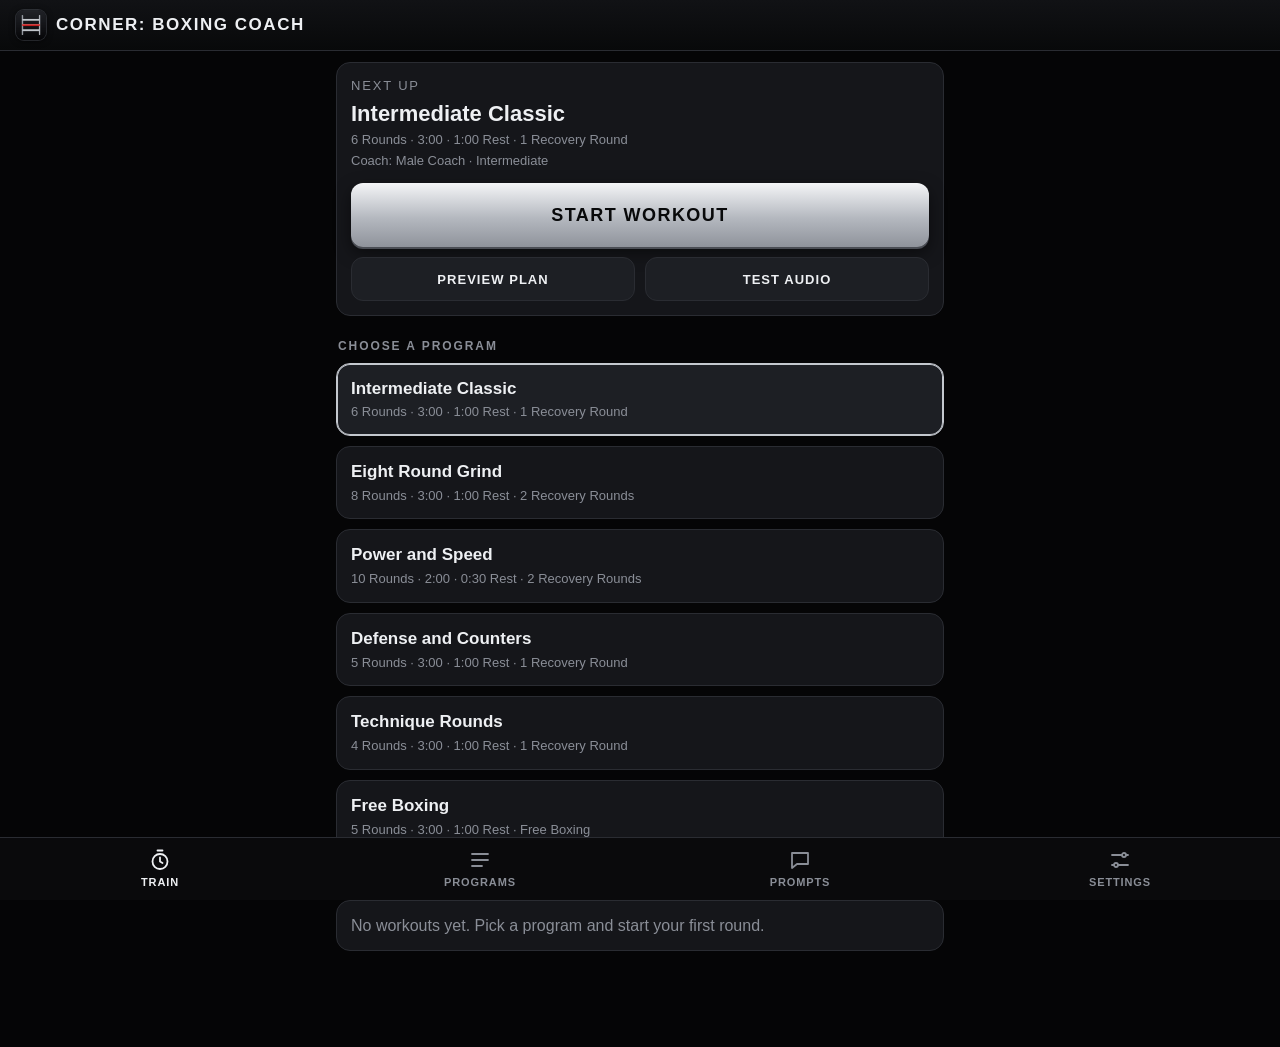
<file: index.html>
<!doctype html>
<html lang="en">
<head>
<meta charset="utf-8">
<meta name="viewport" content="width=device-width, initial-scale=1, viewport-fit=cover, user-scalable=no">
<meta name="apple-mobile-web-app-capable" content="yes">
<meta name="mobile-web-app-capable" content="yes">
<meta name="apple-mobile-web-app-status-bar-style" content="black-translucent">
<meta name="apple-mobile-web-app-title" content="Corner">
<meta name="theme-color" content="#050506">
<title>Corner: Boxing Coach</title>
<link rel="manifest" href="manifest.webmanifest">
<link rel="icon" type="image/png" href="icons/icon-192.png">
<link rel="apple-touch-icon" href="icons/apple-touch-icon.png">
<link rel="stylesheet" href="styles.css">
</head>
<body>

<header class="top">
  <img class="logo" src="icons/icon-192.png" alt="">
  <h1>Corner: Boxing Coach</h1>
</header>

<main id="main"></main>

<nav class="tabs" id="tabs" aria-label="Main">
  <button data-act="tab" data-v="train" class="on">
    <svg viewBox="0 0 24 24" aria-hidden="true"><circle cx="12" cy="13.5" r="7.5"/><path d="M12 9.5v4l2.5 1.5M9.5 2.5h5"/></svg><span>Train</span>
  </button>
  <button data-act="tab" data-v="programs">
    <svg viewBox="0 0 24 24" aria-hidden="true"><path d="M4 6h16M4 12h16M4 18h10"/></svg><span>Programs</span>
  </button>
  <button data-act="tab" data-v="prompts">
    <svg viewBox="0 0 24 24" aria-hidden="true"><path d="M4 5h16v11H9l-5 4z"/></svg><span>Prompts</span>
  </button>
  <button data-act="tab" data-v="settings">
    <svg viewBox="0 0 24 24" aria-hidden="true"><path d="M4 7h10M18 7h2M4 17h2M10 17h10"/><circle cx="16" cy="7" r="2"/><circle cx="8" cy="17" r="2"/></svg><span>Settings</span>
  </button>
</nav>

<div id="screen" class="screen hidden"></div>

<div id="wo" class="wo hidden" aria-live="off">
  <div class="wo-top">
    <div class="wo-prog" id="wo-prog"></div>
    <div class="wo-round" id="wo-round"></div>
    <div class="wo-dots" id="wo-dots"></div>
  </div>
  <div class="wo-mid">
    <div class="wo-phase" id="wo-phase"></div>
    <div class="wo-time" id="wo-time">0:00</div>
    <div class="wo-bar"><i id="wo-barfill"></i></div>
    <div class="wo-call" id="wo-call"></div>
  </div>
  <div class="wo-bot">
    <button class="wo-btn big" id="wo-pause" data-act="wo-pause">Pause</button>
    <div class="wo-row">
      <button class="wo-btn" id="wo-skip" data-act="wo-skip" hidden>Skip Rest</button>
      <button class="wo-btn danger" data-act="wo-end">End Workout</button>
    </div>
    <div class="wo-note" id="wo-note"></div>
  </div>
</div>

<div id="sheet-root"></div>
<div id="toast" role="status"></div>

<div id="launch" aria-hidden="true">
  <svg viewBox="0 0 120 120" width="130" height="130">
    <rect class="post" x="12" y="14" width="8" height="92" rx="4"/>
    <rect class="post" x="100" y="14" width="8" height="92" rx="4"/>
    <rect class="rope r1" x="14" y="32" width="92" height="9" rx="4.5"/>
    <rect class="rope r2" x="14" y="55" width="92" height="9" rx="4.5"/>
    <rect class="rope r3" x="14" y="78" width="92" height="9" rx="4.5"/>
  </svg>
</div>

<script src="data.js"></script>
<script src="coach.js"></script>
<script src="audio.js"></script>
<script src="app.js"></script>
</body>
</html>
</file>
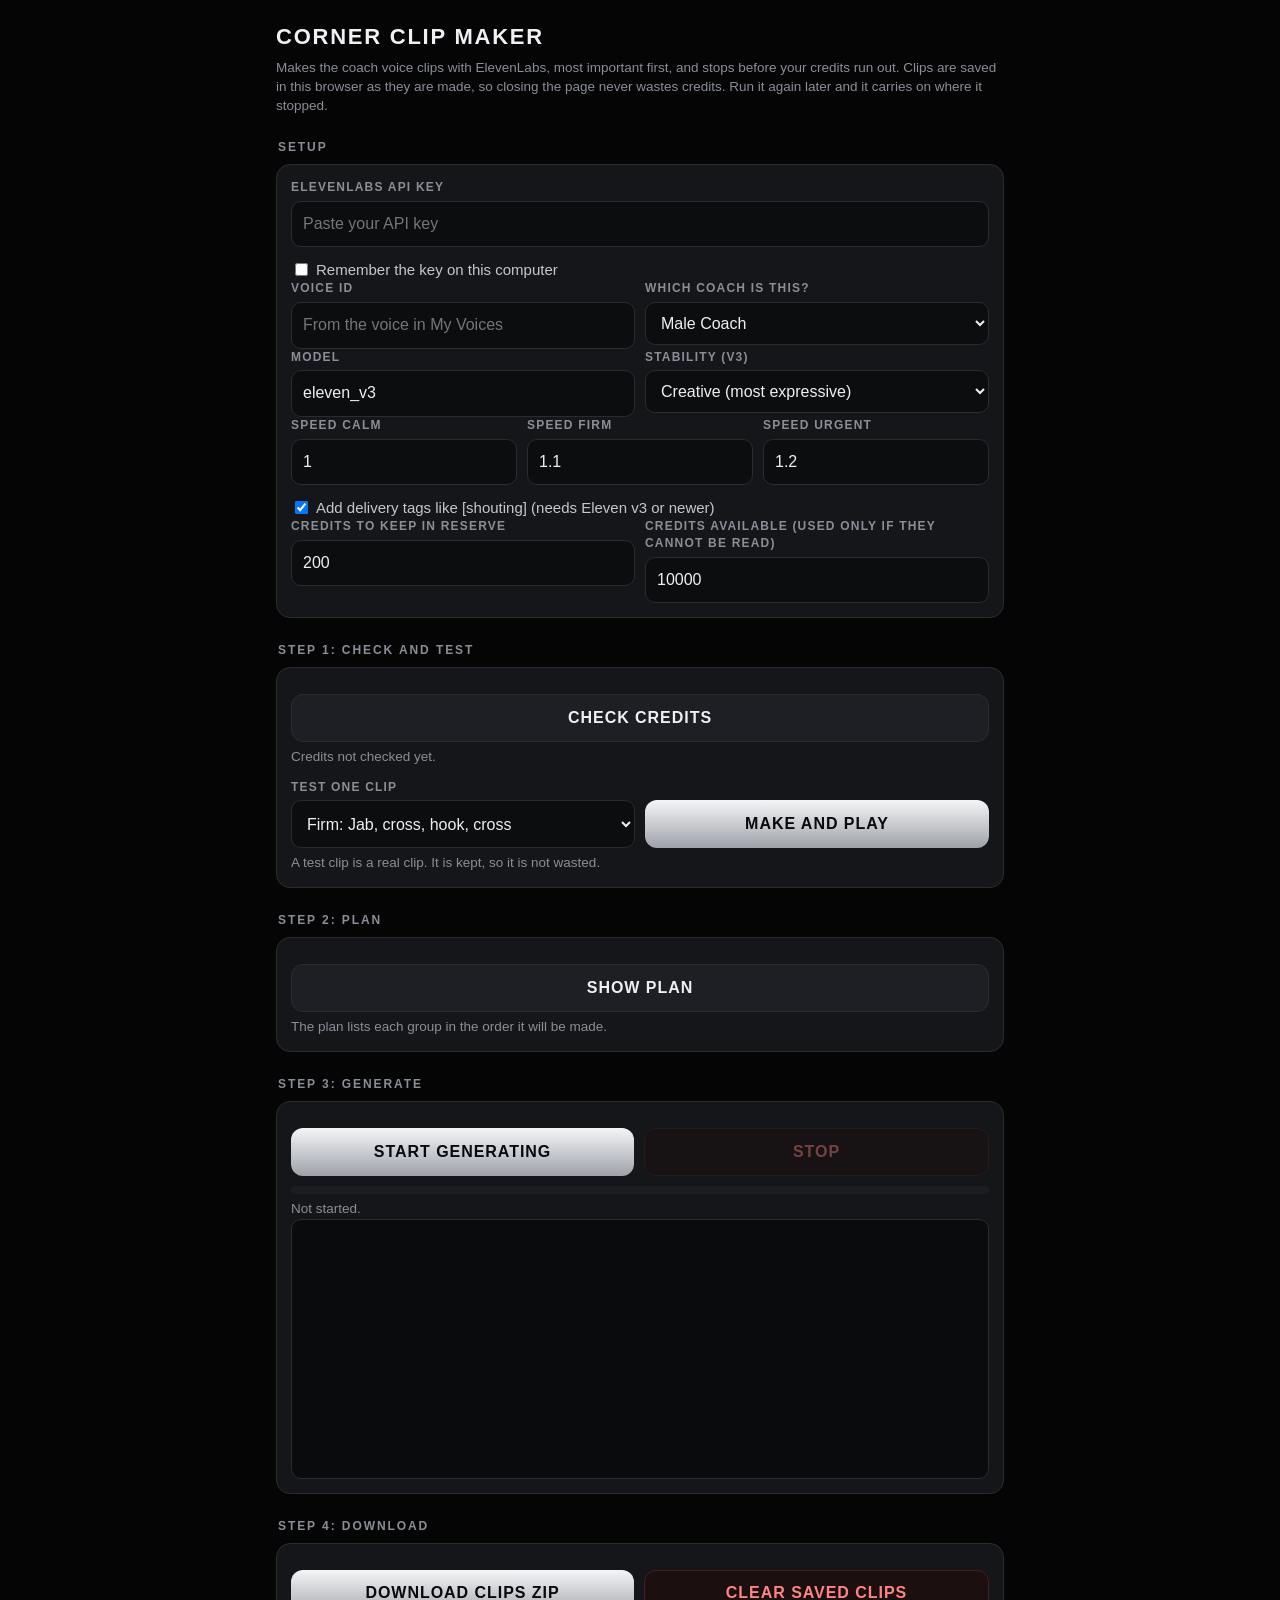
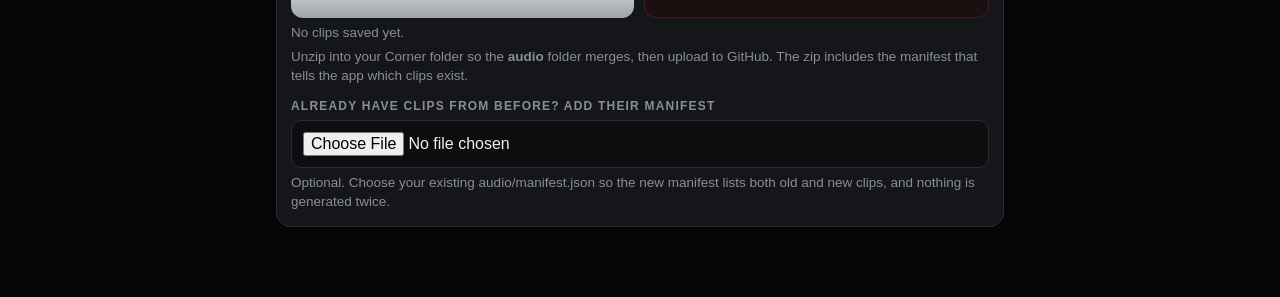
<file: tools/clip-maker.html>
<!doctype html>
<html lang="en">
<head>
<meta charset="utf-8">
<meta name="viewport" content="width=device-width, initial-scale=1">
<title>Corner Clip Maker</title>
<style>
:root { --bg:#050506; --card:#15161a; --card2:#1d1f24; --line:#2a2c32; --silver:#c4c8ce; --hi:#eef0f3; --mute:#8a8e97; --red:#ff5a5a; }
* { box-sizing: border-box; }
body { margin:0; background:var(--bg); color:var(--silver); font:16px/1.4 -apple-system, "Helvetica Neue", Arial, sans-serif; }
main { max-width: 760px; margin: 0 auto; padding: 22px 16px 60px; }
h1 { font-size: 22px; letter-spacing:.08em; text-transform:uppercase; color:var(--hi); margin:0 0 6px; }
h2 { font-size: 12px; letter-spacing:.16em; text-transform:uppercase; color:var(--mute); margin:24px 2px 8px; }
.card { background:var(--card); border:1px solid var(--line); border-radius:14px; padding:14px; margin-bottom:10px; }
label { display:block; font-size:12px; letter-spacing:.1em; text-transform:uppercase; color:var(--mute); margin:12px 0 5px; font-weight:700; }
label:first-child { margin-top:0; }
input, select { width:100%; background:#0c0d0f; color:var(--hi); border:1px solid var(--line); border-radius:10px; padding:11px; font:inherit; }
input[type=checkbox] { width:auto; margin-right:8px; }
.check { display:flex; align-items:center; margin-top:12px; color:var(--silver); font-size:15px; text-transform:none; letter-spacing:0; }
.grid3 { display:grid; grid-template-columns:1fr 1fr 1fr; gap:10px; }
.grid2 { display:grid; grid-template-columns:1fr 1fr; gap:10px; }
.note { color:var(--mute); font-size:13.5px; margin:6px 0 0; }
.btns { display:flex; flex-wrap:wrap; gap:10px; margin-top:12px; }
button { font:inherit; font-weight:800; letter-spacing:.06em; text-transform:uppercase; border:1px solid var(--line); background:var(--card2); color:var(--hi); border-radius:12px; min-height:48px; padding:0 16px; cursor:pointer; flex:1; min-width:140px; }
button.primary { background:linear-gradient(180deg,#f4f5f7,#9ea2a9); color:#08090a; border:0; }
button.danger { color:#ff8585; background:#1b0f10; border-color:#4a1d20; }
button:disabled { opacity:.4; cursor:not-allowed; }
.bar { height:8px; background:#1b1d21; border-radius:4px; overflow:hidden; margin:10px 0 4px; }
.bar i { display:block; height:100%; width:0; background:var(--silver); transition:width .2s; }
#log { background:#0a0b0d; border:1px solid var(--line); border-radius:10px; padding:10px; height:260px; overflow:auto; font:13px/1.45 ui-monospace, Menlo, monospace; white-space:pre-wrap; }
#log .err { color:var(--red); } #log .ok { color:#9fe3b0; }
table { width:100%; border-collapse:collapse; font-size:14px; }
td, th { text-align:left; padding:6px 4px; border-top:1px solid var(--line); vertical-align:top; }
th { color:var(--mute); font-size:12px; letter-spacing:.08em; text-transform:uppercase; border-top:0; }
.stat { color:var(--hi); font-weight:700; }
audio { width:100%; margin-top:10px; }
</style>
</head>
<body>
<main>
  <h1>Corner Clip Maker</h1>
  <p class="note">Makes the coach voice clips with ElevenLabs, most important first, and stops before your credits run out. Clips are saved in this browser as they are made, so closing the page never wastes credits. Run it again later and it carries on where it stopped.</p>

  <h2>Setup</h2>
  <div class="card">
    <label for="key">ElevenLabs API Key</label>
    <input id="key" type="password" autocomplete="off" placeholder="Paste your API key">
    <div class="check"><input type="checkbox" id="remember"><span>Remember the key on this computer</span></div>
    <div class="grid2">
      <div><label for="voiceId">Voice ID</label><input id="voiceId" placeholder="From the voice in My Voices"></div>
      <div><label for="folder">Which Coach Is This?</label>
        <select id="folder"><option value="m1">Male Coach</option><option value="f1">Female Coach</option></select></div>
    </div>
    <div class="grid2">
      <div><label for="model">Model</label><input id="model" value="eleven_v3"></div>
      <div><label for="stability">Stability (v3)</label>
        <select id="stability"><option value="0">Creative (most expressive)</option><option value="0.5">Natural</option><option value="1">Robust (most steady)</option></select></div>
    </div>
    <div class="grid3">
      <div><label for="spCalm">Speed Calm</label><input id="spCalm" type="number" step="0.05" min="0.7" max="1.2" value="1"></div>
      <div><label for="spFirm">Speed Firm</label><input id="spFirm" type="number" step="0.05" min="0.7" max="1.2" value="1.1"></div>
      <div><label for="spUrgent">Speed Urgent</label><input id="spUrgent" type="number" step="0.05" min="0.7" max="1.2" value="1.2"></div>
    </div>
    <div class="check"><input type="checkbox" id="tags" checked><span>Add delivery tags like [shouting] (needs Eleven v3 or newer)</span></div>
    <div class="grid2">
      <div><label for="reserve">Credits to Keep in Reserve</label><input id="reserve" type="number" value="200" min="0"></div>
      <div><label for="avail">Credits Available (used only if they cannot be read)</label><input id="avail" type="number" value="10000" min="0"></div>
    </div>
  </div>

  <h2>Step 1: Check and Test</h2>
  <div class="card">
    <div class="btns"><button id="btnCredits">Check Credits</button></div>
    <div id="credits" class="note">Credits not checked yet.</div>
    <label for="testPick">Test One Clip</label>
    <div class="grid2">
      <select id="testPick">
        <option value="firm|Jab, cross, hook, cross">Firm: Jab, cross, hook, cross</option>
        <option value="urgent|Jab, cross, hook, cross">Urgent: Jab, cross, hook, cross</option>
        <option value="firm|Hands up">Firm: Hands up</option>
        <option value="urgent|Empty the tank">Urgent: Empty the tank</option>
        <option value="calm|Recovery round. Your pace.">Calm: Recovery round. Your pace.</option>
        <option value="firm|Do not get sloppy">Firm: Do not get sloppy (needling)</option>
      </select>
      <button id="btnTest" class="primary">Make and Play</button>
    </div>
    <div id="testInfo" class="note">A test clip is a real clip. It is kept, so it is not wasted.</div>
    <audio id="player" controls hidden></audio>
  </div>

  <h2>Step 2: Plan</h2>
  <div class="card">
    <div class="btns"><button id="btnPlan">Show Plan</button></div>
    <div id="plan" class="note">The plan lists each group in the order it will be made.</div>
  </div>

  <h2>Step 3: Generate</h2>
  <div class="card">
    <div class="btns">
      <button id="btnStart" class="primary">Start Generating</button>
      <button id="btnStop" class="danger" disabled>Stop</button>
    </div>
    <div class="bar"><i id="barfill"></i></div>
    <div id="progress" class="note">Not started.</div>
    <div id="log" aria-live="polite"></div>
  </div>

  <h2>Step 4: Download</h2>
  <div class="card">
    <div class="btns">
      <button id="btnZip" class="primary">Download Clips Zip</button>
      <button id="btnClear" class="danger">Clear Saved Clips</button>
    </div>
    <div id="saved" class="note">No clips saved yet.</div>
    <p class="note">Unzip into your Corner folder so the <b>audio</b> folder merges, then upload to GitHub. The zip includes the manifest that tells the app which clips exist.</p>
    <label for="oldManifest">Already Have Clips From Before? Add Their Manifest</label>
    <input id="oldManifest" type="file" accept=".json">
    <p class="note">Optional. Choose your existing audio/manifest.json so the new manifest lists both old and new clips, and nothing is generated twice.</p>
  </div>
</main>

<script>
/* Corner: data model, default prompt library, programs, voices and settings. */
(function (root, factory) {
  var api = factory();
  if (typeof module === 'object' && module.exports) module.exports = api;
  else root.CornerData = api;
})(typeof self !== 'undefined' ? self : this, function () {
  'use strict';

  var LEVELS = [
    { id: 'novice', label: 'Novice', rank: 1 },
    { id: 'intermediate', label: 'Intermediate', rank: 2 },
    { id: 'advanced', label: 'Advanced', rank: 3 }
  ];

  // pick:true categories can be weighted inside a program. The rest are used automatically by the coach.
  var CATEGORIES = [
    { id: 'combo', label: 'Combinations', pick: true },
    { id: 'numbers', label: 'Number Combinations', pick: true },
    { id: 'defense', label: 'Defense', pick: true },
    { id: 'footwork', label: 'Footwork', pick: true },
    { id: 'form', label: 'Form Tips', pick: true },
    { id: 'cue', label: 'Short Cues', pick: true },
    { id: 'needle', label: 'Needling', pick: true },
    { id: 'milestone', label: 'Milestones', pick: false },
    { id: 'motivation', label: 'Motivation', pick: false },
    { id: 'finalPush', label: 'Final Push', pick: false },
    { id: 'recoveryTalk', label: 'Recovery Talk', pick: false },
    { id: 'restTalk', label: 'Rest Talk', pick: false }
  ];

  // Two coaches. Each uses the device voice picked for its gender in Settings, or recorded clips in audio/m1 and audio/f1.
  var VOICES = [
    { id: 'm1', gender: 'male', name: 'Male Coach', pitch: 1, rate: 1 },
    { id: 'f1', gender: 'female', name: 'Female Coach', pitch: 1, rate: 1 }
  ];

  // Device voice fallback parameters. Recorded clips replace these when they exist.
  var STYLES = [
    { id: 'calm', label: 'Calm', rate: 0.92, pitch: 0.92, vol: 0.85 },
    { id: 'firm', label: 'Firm', rate: 1.0, pitch: 0.97, vol: 1.0 },
    { id: 'urgent', label: 'Urgent', rate: 1.17, pitch: 1.06, vol: 1.0 }
  ];

  function slug(text) {
    return String(text).toLowerCase().replace(/\{n\}/g, 'n').replace(/[^a-z0-9]+/g, '-').replace(/^-+|-+$/g, '').slice(0, 70);
  }

  function levelRank(id) {
    for (var i = 0; i < LEVELS.length; i++) if (LEVELS[i].id === id) return LEVELS[i].rank;
    return 2;
  }

  var RAW = {
    combo: {
      novice: ['Jab, cross', 'Jab, jab, cross', 'Jab, cross, hook', 'Cross, hook', 'Double jab, cross', 'Jab to the body, jab to the head', 'Jab, cross, step back'],
      intermediate: [
        'Jab, cross, hook, cross', 'Jab, jab, cross, hook', 'Jab, cross, uppercut, hook', 'Jab, cross, body hook, head hook',
        'Double jab, cross, hook', 'Jab, body jab, cross, hook', 'Jab, cross, hook, uppercut', 'Cross, hook, cross', 'Hook, cross, hook',
        'Jab, uppercut, cross', 'Jab, cross, slip, cross', 'Jab, cross, roll, hook', 'Jab, cross, hook, step out', 'Jab, hook, cross',
        'Body jab, cross, hook to the body', 'Cross, hook, uppercut, cross', 'Jab, cross, pivot, hook', 'Jab, jab, cross, roll, cross',
        'Jab to the body, jab to the head, cross, hook'
      ],
      advanced: [
        'Jab, cross, hook, cross, hook', 'Jab, jab, cross, slip, cross, hook', 'Jab, cross, roll, cross, hook, cross', 'Jab, feint, cross, hook',
        'Jab, cross, body hook, head hook, cross', 'Slip, slip, cross, hook, cross', 'Jab, pull, cross, hook, roll', 'Cross, hook, step off, jab, cross',
        'Jab, cross, uppercut, hook, cross, roll', 'Double jab, cross, hook, cross, slip', 'Jab, cross, hook, cross, uppercut, hook', 'Feint jab, cross, hook, cross'
      ]
    },
    numbers: {
      novice: ['One, two', 'One, one, two', 'One, two, three'],
      intermediate: ['One, two, three, two', 'One, two, five, two', 'One, one, two, three', 'Two, three, two', 'Three, two, three', 'One, two, slip, two, three'],
      advanced: ['One, two, three, two, three', 'One, one, two, five, two', 'Two, three, two, one, two', 'One, two, three, six, three, two', 'One, two, slip, two, three, two']
    },
    defense: {
      novice: ['Slip left', 'Slip right', 'Parry and jab', 'Hands up, block'],
      intermediate: ['Slip, slip, cross', 'Roll under the hook', 'Parry, cross', 'Duck and hook', 'Pull back, jab, cross', 'Block, slip, counter',
        'Slip right, cross, hook', 'Slip left, hook, cross', 'Shell up, then fire back', 'Roll left, roll right, cross'],
      advanced: ['Slip, roll, cross, hook', 'Pull, counter cross, hook', 'Double slip, hook, cross', 'Roll under, uppercut, cross']
    },
    footwork: {
      novice: ['Move your feet', 'Circle left', 'Circle right', 'Stay light on your toes'],
      intermediate: ['Step in, step out', 'Pivot out', 'Cut off the ring', 'Angle off to the left', 'Angle off to the right', 'Jab and move', 'Reset your stance'],
      advanced: ['Step off the line, counter', 'Pivot, jab, cross, pivot', 'Switch the angle, then fire']
    },
    form: {
      novice: ['Hands up', 'Chin down', 'Keep your elbows in', 'Breathe out on every punch', 'Stay relaxed'],
      intermediate: ['Turn the hip on the cross', 'Snap the jab back to your chin', 'Do not drop the hand after the jab', 'Sit down on your punches',
        'Pivot the back foot on the cross', 'Rotate the shoulder on the hook', 'Eyes up, stay loose'],
      advanced: ['Keep the combination tight. No wasted motion.', 'Reset your balance after every combo', 'Throw with intent, not just volume']
    },
    cue: {
      novice: [
        { t: 'Hands up', f: 12 }, { t: 'Chin down', f: 12 }, { t: 'Move your feet', f: 6 }, { t: 'Watch the footwork', f: 6 },
        { t: 'Move your head', f: 6 }, { t: 'Harder', f: 6 }, { t: 'Faster', f: 6 }, { t: "Let's go", f: 6 }, { t: 'Breathe', f: 6 },
        { t: 'Watch the shoulder', f: 3 }, { t: 'Stay loose', f: 3 }, { t: 'Elbows in', f: 3 }, { t: 'Reset your stance', f: 3 },
        { t: 'Work the body', f: 3 }, { t: 'Snap it back', f: 3 }, { t: 'Sharper', f: 3 }, { t: 'Keep it tight', f: 3 },
        { t: 'Do not drop that right hand', f: 3 }, { t: 'Soft knees', f: 3 }, { t: 'Step back out', f: 1 }
      ]
    },
    needle: {
      novice: [
        { t: 'Do not get sloppy', f: 3 }, { t: 'You are looking tired', f: 3 }, { t: 'Do not tell me you are tired', f: 3 },
        { t: 'Hands are dropping', f: 3 }, { t: 'Do not quit on me now', f: 3 }, { t: 'That was sloppy. Tighten it up.', f: 1 },
        { t: 'Come on, show me something', f: 1 }, { t: 'Is that all you have got?', f: 1 }
      ]
    },
    milestone: {
      novice: [
        { t: "All right, we're warming up. Let's get into it.", at: 'open' },
        { t: 'Nice and easy to start. Find your rhythm.', at: 'open' },
        { t: "Let's go. Loosen up and stay light.", at: 'open' },
        { t: 'Quarter of the way. Keep working.', at: 'q1' },
        { t: 'Good start. Keep it going.', at: 'q1' },
        { t: "All right, we're working our way in.", at: 'q1' },
        { t: 'Halfway. What have you got left?', at: 'half' },
        { t: "Halfway there. Show me what you've got.", at: 'half' },
        { t: "Half done. Keep going, don't stop now.", at: 'half' },
        { t: 'Three quarters of the way. Stay strong.', at: 'q3' },
        { t: 'Strong finish coming. Stay with it.', at: 'q3' },
        { t: 'Almost there. Do not let up.', at: 'q3' },
        { t: 'Ninety percent. This is where it counts.', at: 'late' },
        { t: 'Ten percent left. Make it count.', at: 'late' },
        { t: "Strong finish. You're almost there.", at: 'late' },
        { t: 'Halfway through the last round. Keep digging.', at: 'half', scope: 'final' },
        { t: 'Three quarters through the last round. Leave it all in here.', at: 'q3', scope: 'final' },
        { t: 'This is what makes champions. Make it or break it.', at: 'late', scope: 'final' },
        { t: 'Last stretch. This is what makes champions.', at: 'late', scope: 'final' },
        { t: 'Make it or break it. Finish strong.', at: 'late', scope: 'final' }
      ]
    },
    motivation: {
      novice: ['Keep it going', 'Stay sharp', 'Let us go, let us work', 'Find your rhythm', 'Do not ease up', 'You are doing great. Keep pushing.',
        'Bring the intensity', 'Work, work, work', 'Stay focused', 'Punch with intent', 'Make every shot count', 'Dig in',
        'This is where it counts', 'Good work. Stay on it.', 'Push through it. You are stronger than you think.', 'Sharper. Faster. Stay tight.']
    },
    finalPush: {
      novice: ['Empty the tank', 'Finish strong', 'Leave nothing behind', 'Push, push, push', 'Everything you have got, right now',
        'This is the round that counts. Dig deep.', 'Go, go, go. Do not stop.', 'Last push. Make it count.', 'Hands fast. No rest.', 'Fire it all out']
    },
    recoveryTalk: {
      novice: ['Stay loose. Stay moving.', 'Breathe. Keep your hands up.', 'Your pace. Your rhythm.', 'Pick it up if you feel good', 'Shake out the shoulders',
        'Slow and smooth', 'Light shots. Good form.', 'Keep moving your feet', 'Easy does it. Stay active.']
    },
    restTalk: {
      novice: ['Good round. Breathe.', 'Slow, deep breaths', 'Take a drink', 'Shake it out', 'Hands down. Relax your shoulders.',
        'Next round, we pick it up', 'Nice work. Recover.', 'Stay on your feet. Walk it off.']
    }
  };

  function defaultPrompts() {
    var out = [];
    Object.keys(RAW).forEach(function (cat) {
      Object.keys(RAW[cat]).forEach(function (lvl) {
        RAW[cat][lvl].forEach(function (item) {
          var o = typeof item === 'string' ? { t: item } : item;
          var p = { id: cat + '-' + slug(o.t), category: cat, level: lvl, text: o.t, freq: o.f || 3, enabled: true, builtin: true };
          if (o.at) { p.at = o.at; p.scope = o.scope || 'round'; }
          out.push(p);
        });
      });
    });
    return out;
  }

  var FREQS = [{ v: 1, l: 'Rarely' }, { v: 3, l: 'Sometimes' }, { v: 6, l: 'Often' }, { v: 12, l: 'Constantly' }];
  var MILESTONE_AT = [{ v: 'open', l: 'Start of Workout' }, { v: 'q1', l: 'Quarter Way' }, { v: 'half', l: 'Halfway' }, { v: 'q3', l: 'Three Quarters' }, { v: 'late', l: 'Ninety Percent' }];
  var MILESTONE_SCOPE = [{ v: 'round', l: 'Every Round' }, { v: 'final', l: 'Final Round Only' }];

  var DEFAULT_CALLS = {
    ready: 'Get ready',
    first: 'Round one. Let us get to work.',
    round: 'Round {n}',
    last: 'Final round. Give me everything.',
    recovery: 'Recovery round. Your pace.',
    free: 'Free boxing. Round {n}. Your pace.',
    thirty: 'Thirty seconds left. Finish strong.',
    warn: 'Ten seconds',
    complete: 'Workout complete. Great work.'
  };

  var CALL_LABELS = [
    ['ready', 'Get Ready'],
    ['first', 'First Round'],
    ['round', 'Round Start (use {n} for the number)'],
    ['last', 'Final Round'],
    ['recovery', 'Recovery Round'],
    ['free', 'Free Boxing Round (use {n} for the number)'],
    ['thirty', 'Thirty Seconds Left'],
    ['warn', 'Warning Call'],
    ['complete', 'Workout Complete']
  ];

  function defaultSettings() {
    return {
      selectedProgram: 'prog-classic',
      level: 'intermediate',
      coachVol: 1,
      fxVol: 0.9,
      useClips: true,
      warnSec: 10,
      fiveCue: false,
      spokenWarn: false,
      thirtyCall: true,
      bellStrikes: 1,
      keepAwake: true,
      timerColor: 'red',
      timerSize: 'large',
      deviceVoices: { male: '', female: '' },
      calls: JSON.parse(JSON.stringify(DEFAULT_CALLS))
    };
  }

  function newProgram(level) {
    return {
      id: 'prog-' + Date.now().toString(36) + Math.floor(Math.random() * 1000).toString(36),
      name: 'New Program',
      mode: 'coached',
      level: level || 'intermediate',
      rounds: 6,
      roundSec: 180,
      restSec: 60,
      getReady: 10,
      recoveryCount: 1,
      recoveryPlacement: 'even',
      recoveryList: [],
      voice: 'm1',
      style: 'auto',
      intensity: 2,
      ramp: true,
      gap: 3,
      motivation: 2,
      finalPush: true,
      recoveryTalk: true,
      content: { combo: 3, cue: 3, numbers: 1, defense: 1, footwork: 1, form: 1, needle: 1 },
      comboLength: 'any',
      milestones: true
    };
  }

  function prog(id, over) {
    var p = newProgram('intermediate');
    p.id = id;
    Object.keys(over).forEach(function (k) {
      if (k === 'content') p.content = Object.assign(p.content, over.content);
      else p[k] = over[k];
    });
    return p;
  }

  function defaultPrograms() {
    return [
      prog('prog-classic', { name: 'Intermediate Classic', rounds: 6, roundSec: 180, restSec: 60, recoveryCount: 1, voice: 'm1' }),
      prog('prog-grind', { name: 'Eight Round Grind', rounds: 8, roundSec: 180, restSec: 60, recoveryCount: 2, voice: 'm1', motivation: 3, gap: 3 }),
      prog('prog-power', { name: 'Power and Speed', rounds: 10, roundSec: 120, restSec: 30, recoveryCount: 2, voice: 'f1', style: 'urgent', intensity: 3, gap: 2, motivation: 2, content: { needle: 2 } }),
      prog('prog-defense', { name: 'Defense and Counters', rounds: 5, roundSec: 180, restSec: 60, recoveryCount: 1, voice: 'f1', gap: 4, content: { combo: 2, cue: 2, numbers: 0, defense: 3, footwork: 2, form: 1, needle: 1 } }),
      prog('prog-tech', { name: 'Technique Rounds', level: 'novice', rounds: 4, roundSec: 180, restSec: 60, recoveryCount: 1, voice: 'f1', style: 'calm', intensity: 1, gap: 5, motivation: 1, content: { combo: 3, cue: 2, numbers: 1, defense: 1, footwork: 2, form: 3, needle: 0 } }),
      prog('prog-free', { name: 'Free Boxing', mode: 'free', rounds: 5, roundSec: 180, restSec: 60, voice: 'm1', recoveryTalk: false })
    ];
  }

  return {
    LEVELS: LEVELS, CATEGORIES: CATEGORIES, VOICES: VOICES, STYLES: STYLES, DEFAULT_CALLS: DEFAULT_CALLS, CALL_LABELS: CALL_LABELS,
    slug: slug, levelRank: levelRank, defaultPrompts: defaultPrompts, defaultSettings: defaultSettings,
    defaultPrograms: defaultPrograms, newProgram: newProgram, RAW: RAW, FREQS: FREQS, MILESTONE_AT: MILESTONE_AT, MILESTONE_SCOPE: MILESTONE_SCOPE
  };
});

</script>
<script>
/* Corner: pure coaching logic (timeline, recovery placement, prompt picking, delivery style). No DOM. */
(function (root, factory) {
  var isNode = typeof module === 'object' && module.exports;
  var api = factory(isNode ? require('./data.js') : root.CornerData);
  if (isNode) module.exports = api;
  else root.CornerCoach = api;
})(typeof self !== 'undefined' ? self : this, function (D) {
  'use strict';

  var ONES = ['zero', 'one', 'two', 'three', 'four', 'five', 'six', 'seven', 'eight', 'nine', 'ten', 'eleven', 'twelve', 'thirteen',
    'fourteen', 'fifteen', 'sixteen', 'seventeen', 'eighteen', 'nineteen'];
  var TENS = ['', '', 'twenty', 'thirty', 'forty', 'fifty', 'sixty', 'seventy', 'eighty', 'ninety'];

  function numberWord(n) {
    n = Math.max(0, Math.min(99, Math.floor(n)));
    if (n < 20) return ONES[n];
    var t = Math.floor(n / 10), o = n % 10;
    return TENS[t] + (o ? '-' + ONES[o] : '');
  }

  function fmt(sec) {
    sec = Math.max(0, Math.ceil(sec));
    var m = Math.floor(sec / 60), s = sec % 60;
    return m + ':' + (s < 10 ? '0' : '') + s;
  }

  function shuffle(arr, rng) {
    var a = arr.slice();
    for (var i = a.length - 1; i > 0; i--) {
      var j = Math.floor(rng() * (i + 1));
      var t = a[i]; a[i] = a[j]; a[j] = t;
    }
    return a;
  }

  function range(a, b) {
    var out = [];
    for (var i = a; i <= b; i++) out.push(i);
    return out;
  }

  // Which round numbers are recovery rounds (the boxer sets their own pace).
  function recoverySet(p, rng) {
    rng = rng || Math.random;
    var total = p.rounds;
    if (p.mode === 'free') return new Set(range(1, total));
    if (p.recoveryPlacement === 'custom') {
      return new Set((p.recoveryList || []).filter(function (r) { return r >= 1 && r <= total; }));
    }
    var elig = range(1, total);
    if (total >= 3) elig = elig.filter(function (r) { return r !== 1 && r !== total; });
    var c = Math.max(0, Math.min(p.recoveryCount || 0, elig.length));
    if (!c) return new Set();
    if (p.recoveryPlacement === 'random') return new Set(shuffle(elig, rng).slice(0, c));
    var out = new Set();
    for (var k = 0; k < c; k++) {
      var idx = Math.round(((k + 1) * (elig.length + 1)) / (c + 1)) - 1;
      idx = Math.max(0, Math.min(elig.length - 1, idx));
      out.add(elig[idx]);
    }
    return out;
  }

  function buildTimeline(p, rng) {
    var rec = recoverySet(p, rng);
    var segs = [];
    if (p.getReady > 0) segs.push({ type: 'ready', dur: p.getReady, n: 0 });
    for (var r = 1; r <= p.rounds; r++) {
      segs.push({ type: 'round', n: r, dur: p.roundSec, recovery: rec.has(r) });
      if (r < p.rounds && p.restSec > 0) segs.push({ type: 'rest', n: r, dur: p.restSec });
    }
    return { segs: segs, recovery: rec };
  }

  function totalSeconds(segs) {
    return segs.reduce(function (a, s) { return a + s.dur; }, 0);
  }

  function fillCall(template, n) {
    return String(template).replace(/\{n\}/g, numberWord(n));
  }

  function punchCount(text) {
    return String(text).split(',').length;
  }

  var GAP_BASE = 0.3; // extra seconds per punch so the boxer can finish throwing before the next call

  function chooseCategory(p, ctx, rng) {
    if (ctx.phase === 'rest') return 'restTalk';
    if (ctx.phase === 'recovery') return 'recoveryTalk';
    var mot = [0, 0.08, 0.16, 0.28][p.motivation] || 0;
    if (p.finalPush && ctx.remaining <= 30 && ctx.roundSec >= 60 && rng() < 0.55) return 'finalPush';
    if (rng() < mot) return 'motivation';
    var weights = [], sum = 0;
    D.CATEGORIES.forEach(function (c) {
      if (!c.pick) return;
      var w = (p.content && p.content[c.id]) || 0;
      if (w > 0) { weights.push([c.id, w]); sum += w; }
    });
    if (!sum) return 'combo';
    var x = rng() * sum;
    for (var i = 0; i < weights.length; i++) {
      x -= weights[i][1];
      if (x <= 0) return weights[i][0];
    }
    return weights[weights.length - 1][0];
  }

  function pickPrompt(prompts, p, ctx, rng) {
    rng = rng || Math.random;
    var rank = D.levelRank(p.level);
    var cat = chooseCategory(p, ctx, rng);
    var recent = ctx.recent || [];

    function usable(category, avoidRecent) {
      return prompts.filter(function (x) {
        if (x.category !== category || x.enabled === false) return false;
        if (D.levelRank(x.level) > rank) return false;
        // Real coaches repeat short cues, so only the last two are blocked for those.
        var window_ = (category === 'cue' || category === 'needle') ? recent.slice(-2) : recent;
        if (avoidRecent && window_.indexOf(x.id) !== -1) return false;
        if ((category === 'combo' || category === 'numbers') && p.comboLength && p.comboLength !== 'any') {
          var n = punchCount(x.text);
          if (p.comboLength === 'short' && n > 3) return false;
          if (p.comboLength === 'long' && n < 4) return false;
        }
        return true;
      });
    }

    var list = usable(cat, true);
    if (!list.length) list = usable(cat, false);
    if (!list.length && cat !== 'combo') { cat = 'combo'; list = usable(cat, true); if (!list.length) list = usable(cat, false); }
    if (!list.length) return null;

    var total = 0;
    var weighted = list.map(function (x) {
      var w = (x.level === p.level ? 3 : 1) * (x.freq || 3); // exact level favored, then per-prompt frequency
      total += w;
      return [x, w];
    });
    var r = rng() * total;
    for (var i = 0; i < weighted.length; i++) {
      r -= weighted[i][1];
      if (r <= 0) return { prompt: weighted[i][0], category: cat };
    }
    return { prompt: weighted[weighted.length - 1][0], category: cat };
  }

  var MILESTONES = [{ at: 'q1', p: 0.25 }, { at: 'half', p: 0.5 }, { at: 'q3', p: 0.75 }, { at: 'late', p: 0.9 }];

  // Milestone call for a point in the round. In the final round, dramatic "final" lines win when any exist.
  function pickMilestone(prompts, p, at, isFinal, recent, rng) {
    rng = rng || Math.random; recent = recent || [];
    var all = prompts.filter(function (x) { return x.category === 'milestone' && x.enabled !== false && x.at === at; });
    var list = isFinal ? all.filter(function (x) { return x.scope === 'final'; }) : [];
    if (!list.length) list = all.filter(function (x) { return x.scope !== 'final'; });
    var fresh = list.filter(function (x) { return recent.indexOf(x.id) === -1; });
    if (fresh.length) list = fresh;
    if (!list.length) return null;
    return list[Math.floor(rng() * list.length)];
  }

  // Delivery style for a given moment. progress is 0 to 1 through the round.
  function styleFor(p, category, progress, phase) {
    var order = ['calm', 'firm', 'urgent'];
    var s;
    if (phase === 'recovery' || phase === 'rest') return 'calm';
    if (p.style && p.style !== 'auto') {
      s = p.style;
      if (p.ramp && progress > 0.8 && s !== 'urgent') s = order[order.indexOf(s) + 1];
      return s;
    }
    if (category === 'finalPush') return 'urgent';
    if (category === 'motivation') return progress > 0.5 ? 'urgent' : 'firm';
    if (category === 'form') return progress < 0.5 ? 'calm' : 'firm';
    s = 'firm';
    if (p.ramp && progress > 0.8) s = 'urgent';
    return s;
  }

  // Punctuation nudges most device voices toward the intended delivery.
  function ttsText(text, style) {
    var t = String(text).trim().replace(/[.!?]+$/, '');
    if (style === 'urgent') return t.replace(/\.\s+/g, '! ') + '!';
    return t + '.';
  }

  function gapFor(p, seg, progress, remaining, lastPrompt, rng) {
    rng = rng || Math.random;
    var jitter = 0.85 + rng() * 0.3;
    if (seg.type === 'rest') return 16 * jitter;
    if (seg.recovery) return (22 + rng() * 8);
    var g = p.gap;
    if (p.ramp && progress > 0.8) g *= 0.8;
    if (lastPrompt && lastPrompt.category === 'cue') g *= 0.7;
    if (lastPrompt && (lastPrompt.category === 'combo' || lastPrompt.category === 'numbers')) {
      g += punchCount(lastPrompt.prompt.text) * GAP_BASE;
    }
    return g * jitter;
  }

  function roundCallText(seg, p, total, calls) {
    if (p.mode === 'free') return fillCall(calls.free, seg.n);
    if (seg.recovery) return calls.recovery;
    if (seg.n === 1) return calls.first;
    if (seg.n === total) return calls.last;
    return fillCall(calls.round, seg.n);
  }

  function describeRecovery(p) {
    if (p.mode === 'free') return 'Free Boxing';
    if (p.recoveryPlacement === 'custom') {
      var n = (p.recoveryList || []).length;
      return n ? n + (n === 1 ? ' Recovery Round' : ' Recovery Rounds') : 'No Recovery Rounds';
    }
    var c = p.recoveryCount || 0;
    return c ? c + (c === 1 ? ' Recovery Round' : ' Recovery Rounds') : 'No Recovery Rounds';
  }

  return {
    numberWord: numberWord, fmt: fmt, recoverySet: recoverySet, buildTimeline: buildTimeline, totalSeconds: totalSeconds,
    fillCall: fillCall, pickPrompt: pickPrompt, chooseCategory: chooseCategory, styleFor: styleFor, ttsText: ttsText, gapFor: gapFor,
    roundCallText: roundCallText, MILESTONES: MILESTONES, pickMilestone: pickMilestone, describeRecovery: describeRecovery, punchCount: punchCount
  };
});

</script>
<script>
/* Corner clip jobs: which clips to generate, in what order, and how each phrase is styled for ElevenLabs.
   Shared by tools/generate-clips.js (Node) and the browser Clip Maker.

   Styling rules (edit here to change how every clip is delivered):
   - Combinations (combo, numbers, defense, footwork) are split per punch: "Jab! Cross! Hook!"
   - firm: confident, no tag. Needling lines get [annoyed].
   - urgent: [shouting] plus exclamation marks, with the last word in capitals for emphasis.
   - calm: [calm, steady voice] with plain sentences.
   Tags only work on Eleven v3 and later models. Turn tags off for older models. */
(function (root, factory) {
  var isNode = typeof module === 'object' && module.exports;
  var api = factory(isNode ? require('../data.js') : root.CornerData, isNode ? require('../coach.js') : root.CornerCoach);
  if (isNode) module.exports = api; else root.CornerClipJobs = api;
})(typeof self !== 'undefined' ? self : this, function (D, C) {
  'use strict';

  var COMBO_LIKE = { combo: 1, numbers: 1, defense: 1, footwork: 1 };
  var BANG_FIRM = { cue: 1, motivation: 1, finalPush: 1, call: 1 };

  function cap(s) { s = s.trim(); return s.charAt(0).toUpperCase() + s.slice(1); }
  function stripEnd(s) { return s.trim().replace(/[.!?]+$/, ''); }
  function sentences(t) { return (t.match(/[^.!?]+[.!?]*/g) || [t]).map(function (x) { return x.trim(); }).filter(Boolean); }
  function parts(t) { return t.split(',').map(function (x) { return cap(x); }).filter(Boolean); }

  function emphasizeLast(list) {
    var last = list.length - 1;
    return list.map(function (s, i) {
      s = stripEnd(s);
      if (i === last) { var w = s.split(' '); w[w.length - 1] = w[w.length - 1].toUpperCase(); s = w.join(' '); }
      return s + '!';
    }).join(' ');
  }

  // The exact text sent to ElevenLabs for a phrase in a given style.
  function say(item, style, useTags) {
    var t = item.text, cat = item.category, body, tag = '';
    var combo = COMBO_LIKE[cat] && t.indexOf(',') !== -1;
    if (style === 'urgent') {
      body = combo ? parts(t).join('! ') + '!' : emphasizeLast(sentences(t));
      tag = cat === 'needle' ? '[annoyed] [shouting] ' : '[shouting] ';
    } else if (style === 'calm') {
      body = combo ? parts(t).join('. ') + '.' : sentences(t).map(function (s) { return stripEnd(s) + '.'; }).join(' ');
      tag = '[calm, steady voice] ';
    } else {
      if (combo) body = parts(t).join('! ') + '!';
      else if (BANG_FIRM[cat]) body = sentences(t).map(function (s) { return stripEnd(s) + '!'; }).join(' ');
      else body = sentences(t).map(function (s) { return stripEnd(s) + '.'; }).join(' ');
      tag = cat === 'needle' ? '[annoyed] ' : '';
    }
    return (useTags === false ? '' : tag) + body;
  }

  // Fixed coach calls (round numbers etc.), expanded so every spoken call has a clip.
  function callItems() {
    var c = D.DEFAULT_CALLS, items = [];
    function add(text, style, kind) { items.push({ text: text, category: 'call', kind: kind, only: style }); }
    add(c.ready, 'firm', 'ready'); add(c.first, 'firm', 'first'); add(c.last, 'firm', 'last'); add(c.complete, 'firm', 'complete');
    add(c.thirty, 'urgent', 'thirty'); add(c.warn, 'urgent', 'warn'); add(c.recovery, 'calm', 'recovery');
    for (var n = 2; n <= 12; n++) add(C.fillCall(c.round, n), 'firm', 'round');
    for (var m = 1; m <= 12; m++) add(C.fillCall(c.free, m), 'calm', 'free');
    return items;
  }

  // Most useful first, so a free plan covers the clips played most often.
  var TIERS = [
    { name: 'Firm: short cues, milestones and round calls', style: 'firm', cats: ['cue', 'milestone'], calls: ['ready', 'first', 'round', 'last', 'complete'] },
    { name: 'Firm: combinations and number combinations', style: 'firm', cats: ['combo', 'numbers'] },
    { name: 'Urgent: short cues, milestones, final push and warnings', style: 'urgent', cats: ['cue', 'milestone', 'finalPush'], calls: ['thirty', 'warn'], skip: function (it) { return it.category === 'milestone' && (it.at === 'open' || it.at === 'q1'); } },
    { name: 'Calm: recovery and rest lines', style: 'calm', cats: ['recoveryTalk', 'restTalk'], calls: ['recovery', 'free'] },
    { name: 'Firm: everything else', style: 'firm', cats: ['defense', 'footwork', 'form', 'motivation', 'needle', 'finalPush'] },
    { name: 'Urgent: combinations, defense and push lines', style: 'urgent', cats: ['combo', 'numbers', 'defense', 'footwork', 'motivation', 'needle'] },
    { name: 'Calm: form tips', style: 'calm', cats: ['form'] }
  ];

  function buildJobs(opts) {
    opts = opts || {};
    var tags = opts.tags !== false;
    var items = D.defaultPrompts().concat(callItems());
    var seen = {}, jobs = [];
    TIERS.forEach(function (tier, ti) {
      items.forEach(function (it) {
        var ok = it.category === 'call' ? (tier.calls || []).indexOf(it.kind) !== -1 && it.only === tier.style : tier.cats.indexOf(it.category) !== -1;
        if (!ok || (tier.skip && tier.skip(it))) return;
        var slug = D.slug(it.text), key = '{v}/' + tier.style + '/' + slug;
        if (seen[key]) return;
        seen[key] = 1;
        var text = say(it, tier.style, tags);
        jobs.push({ tier: ti + 1, tierName: tier.name, style: tier.style, slug: slug, original: it.text, category: it.category, say: text, chars: text.length });
      });
    });
    return jobs;
  }

  var DEFAULTS = { model: 'eleven_v3', stability: 0, speed: { calm: 1.0, firm: 1.1, urgent: 1.2 }, tags: true, reserve: 200 };

  // Request body for one clip. Level 0 sends speed, 1 drops speed, 2 sends no voice settings.
  function requestBody(job, cfg, level) {
    var b = { text: job.say, model_id: cfg.model };
    if (level < 2) {
      b.voice_settings = { stability: cfg.stability };
      if (level < 1 && cfg.speed && cfg.speed[job.style]) b.voice_settings.speed = cfg.speed[job.style];
    }
    return b;
  }

  return { buildJobs: buildJobs, say: say, TIERS: TIERS, DEFAULTS: DEFAULTS, requestBody: requestBody };
});

</script>
<script>
(function () {
  'use strict';
  var J = window.CornerClipJobs, D = window.CornerData;
  var API = new URLSearchParams(location.search).get('api') || 'https://api.elevenlabs.io';
  var $ = function (id) { return document.getElementById(id); };
  var stopFlag = false, running = false, speedLevel = 0, rate = 1, creditInfo = null;
  var mem = {};          // key -> { blob, say, chars }
  var oldKeys = {};      // keys from a manifest the user loaded

  // ---- settings persistence (key only if asked) ----
  function save() {
    try {
      var s = { voiceId: $('voiceId').value, folder: $('folder').value, model: $('model').value, stability: $('stability').value,
        spCalm: $('spCalm').value, spFirm: $('spFirm').value, spUrgent: $('spUrgent').value, tags: $('tags').checked,
        reserve: $('reserve').value, avail: $('avail').value, remember: $('remember').checked };
      localStorage.setItem('cornerClipMaker', JSON.stringify(s));
      if ($('remember').checked) localStorage.setItem('cornerClipKey', $('key').value); else localStorage.removeItem('cornerClipKey');
    } catch (e) {}
  }
  function load() {
    try {
      var s = JSON.parse(localStorage.getItem('cornerClipMaker') || '{}');
      Object.keys(s).forEach(function (k) { var el = $(k); if (!el) return; if (el.type === 'checkbox') el.checked = !!s[k]; else el.value = s[k]; });
      var k = localStorage.getItem('cornerClipKey'); if (k) $('key').value = k;
    } catch (e) {}
  }
  load();
  Array.prototype.forEach.call(document.querySelectorAll('input,select'), function (el) { el.addEventListener('change', save); });

  function cfg() {
    return { model: $('model').value.trim() || 'eleven_v3', stability: parseFloat($('stability').value),
      speed: { calm: +$('spCalm').value, firm: +$('spFirm').value, urgent: +$('spUrgent').value } };
  }
  function jobs() { return J.buildJobs({ tags: $('tags').checked }); }
  function keyOf(j) { return $('folder').value + '/' + j.style + '/' + j.slug; }

  function log(msg, cls) {
    var l = $('log'), d = document.createElement('div');
    if (cls) d.className = cls; d.textContent = msg; l.appendChild(d); l.scrollTop = l.scrollHeight;
  }

  // ---- IndexedDB (falls back to memory) ----
  var dbp = null;
  function db() {
    if (dbp) return dbp;
    dbp = new Promise(function (res) {
      try {
        var r = indexedDB.open('cornerClips', 1);
        r.onupgradeneeded = function () { r.result.createObjectStore('clips', { keyPath: 'key' }); };
        r.onsuccess = function () { res(r.result); };
        r.onerror = function () { res(null); };
      } catch (e) { res(null); }
    });
    return dbp;
  }
  function idbPut(rec) {
    mem[rec.key] = rec;
    return db().then(function (d) { return new Promise(function (res) { if (!d) return res(); var t = d.transaction('clips', 'readwrite'); t.objectStore('clips').put(rec); t.oncomplete = res; t.onerror = res; }); });
  }
  function idbLoad() {
    return db().then(function (d) { return new Promise(function (res) {
      if (!d) return res();
      var q = d.transaction('clips').objectStore('clips').getAll();
      q.onsuccess = function () { q.result.forEach(function (r) { mem[r.key] = r; }); res(); };
      q.onerror = res;
    }); });
  }
  function idbClear() {
    mem = {};
    return db().then(function (d) { return new Promise(function (res) { if (!d) return res(); var t = d.transaction('clips', 'readwrite'); t.objectStore('clips').clear(); t.oncomplete = res; t.onerror = res; }); });
  }
  function have(key) { return !!mem[key] || !!oldKeys[key]; }
  function refreshSaved() {
    var n = Object.keys(mem).length;
    $('saved').textContent = n ? n + ' clips saved in this browser' + (Object.keys(oldKeys).length ? ' (plus ' + Object.keys(oldKeys).length + ' from your old manifest).' : '.') : 'No clips saved yet.';
  }

  // ---- API ----
  function headers() { return { 'xi-api-key': $('key').value.trim(), 'Content-Type': 'application/json', 'Accept': 'audio/mpeg' }; }
  function sleep(ms) { return new Promise(function (r) { setTimeout(r, ms); }); }

  function readCredits() {
    return fetch(API + '/v1/user/subscription', { headers: { 'xi-api-key': $('key').value.trim() } }).then(function (r) {
      if (!r.ok) throw new Error(r.status);
      return r.json();
    }).then(function (j) {
      creditInfo = { used: j.character_count, limit: j.character_limit, reset: j.next_character_count_reset_unix };
      return creditInfo;
    }).catch(function () { creditInfo = null; return null; });
  }
  function remaining() {
    if (creditInfo) return creditInfo.limit - creditInfo.used;
    return (+$('avail').value || 0) - localSpent;
  }
  var localSpent = 0;
  function showCredits() {
    var c = $('credits');
    if (creditInfo) {
      var when = creditInfo.reset ? new Date(creditInfo.reset * 1000).toLocaleDateString() : 'unknown';
      c.innerHTML = 'Used <span class="stat">' + creditInfo.used + '</span> of <span class="stat">' + creditInfo.limit + '</span>. Remaining <span class="stat">' + (creditInfo.limit - creditInfo.used) + '</span>. Resets ' + when + '.';
    } else {
      c.textContent = 'Could not read credits from your account. Counting locally against ' + $('avail').value + ' credits instead.';
    }
  }

  // One request, with fallbacks if the model rejects a voice setting.
  async function tts(job) {
    var c = cfg(), voice = $('voiceId').value.trim();
    var url = API + '/v1/text-to-speech/' + encodeURIComponent(voice) + '?output_format=mp3_44100_128';
    for (var tries = 0; tries < 6; tries++) {
      var res = await fetch(url, { method: 'POST', headers: headers(), body: JSON.stringify(J.requestBody(job, c, speedLevel)) });
      if (res.ok) return await res.blob();
      var text = ''; try { text = await res.text(); } catch (e) {}
      if (res.status === 401) throw Object.assign(new Error('The API key was rejected (401). ' + text.slice(0, 200)), { fatal: true });
      if (res.status === 429 || res.status >= 500) { log('Busy (' + res.status + '). Waiting 5 seconds.'); await sleep(5000); continue; }
      if ((res.status === 400 || res.status === 422) && speedLevel < 2 && /voice_settings|speed|stability|setting/i.test(text)) {
        speedLevel++; log('The model rejected a voice setting. Retrying ' + (speedLevel === 1 ? 'without speed' : 'with default voice settings') + '.', 'err'); continue;
      }
      var fatal = res.status === 402 || /quota|credit|limit|not available for free|paid/i.test(text);
      throw Object.assign(new Error(res.status + ' ' + text.slice(0, 300)), { fatal: fatal });
    }
    throw new Error('Gave up after repeated retries.');
  }

  function need() {
    if (!$('key').value.trim()) { alert('Paste your ElevenLabs API key first.'); return false; }
    if (!$('voiceId').value.trim()) { alert('Enter the Voice ID first.'); return false; }
    return true;
  }

  // ---- buttons ----
  $('btnCredits').onclick = function () { save(); if (!$('key').value.trim()) return alert('Paste your ElevenLabs API key first.'); readCredits().then(showCredits); };

  $('btnTest').onclick = async function () {
    if (!need()) return; save();
    var parts = $('testPick').value.split('|'), style = parts[0], text = parts[1];
    var job = jobs().filter(function (j) { return j.style === style && j.original === text; })[0];
    if (!job) { $('testInfo').textContent = 'That phrase has no clip in the plan for this style.'; return; }
    $('btnTest').disabled = true; $('testInfo').textContent = 'Making clip...';
    try {
      await readCredits();
      var before = creditInfo ? creditInfo.used : null;
      var blob = await tts(job);
      await idbPut({ key: keyOf(job), blob: blob, say: job.say, chars: job.chars });
      var after = null;
      if (before !== null) { await readCredits(); after = creditInfo ? creditInfo.used : null; }
      var cost = (before !== null && after !== null) ? after - before : null;
      if (cost && job.chars) rate = cost / job.chars;
      $('testInfo').textContent = 'Sent: ' + job.say + '   |   ' + job.chars + ' characters' + (cost !== null ? ', cost ' + cost + ' credits (' + rate.toFixed(2) + ' per character)' : '');
      var p = $('player'); p.hidden = false; p.src = URL.createObjectURL(blob); p.play().catch(function () {});
      showCredits(); refreshSaved();
    } catch (e) { $('testInfo').textContent = 'Failed: ' + e.message; }
    $('btnTest').disabled = false;
  };

  $('btnPlan').onclick = async function () {
    save();
    var all = jobs(), todo = all.filter(function (j) { return !have(keyOf(j)); });
    if ($('key').value.trim()) { await readCredits(); showCredits(); }
    var rem = remaining(), cum = 0, rows = '';
    var byTier = {};
    todo.forEach(function (j) { var t = byTier[j.tier] = byTier[j.tier] || { name: j.tierName, n: 0, c: 0 }; t.n++; t.c += j.chars; });
    Object.keys(byTier).forEach(function (k) {
      var t = byTier[k]; cum += t.c * rate;
      rows += '<tr><td>' + k + '</td><td>' + t.name + '</td><td>' + t.n + '</td><td>' + Math.round(t.c * rate) + '</td><td>' + (cum <= rem - (+$('reserve').value) ? 'Fits' : 'Over') + '</td></tr>';
    });
    $('plan').innerHTML = '<p class="note">' + all.length + ' clips in total, ' + todo.length + ' still to make. Credits remaining: <span class="stat">' + rem + '</span>.</p>' +
      '<table><tr><th>#</th><th>Group</th><th>Clips</th><th>Credits</th><th>Cumulative</th></tr>' + rows + '</table>' +
      '<p class="note">Groups run top to bottom. It stops cleanly when the next clip would dip into your reserve.</p>';
  };

  $('btnStart').onclick = async function () {
    if (running) return; if (!need()) return; save();
    running = true; stopFlag = false; $('btnStart').disabled = true; $('btnStop').disabled = false;
    localSpent = 0;
    await readCredits(); showCredits();
    var all = jobs(), todo = all.filter(function (j) { return !have(keyOf(j)); });
    log('Starting. ' + todo.length + ' clips to make, ' + remaining() + ' credits available.');
    var done = 0, reserve = +$('reserve').value || 0, sinceCheck = 0, reason = '';
    for (var i = 0; i < todo.length; i++) {
      if (stopFlag) { reason = 'Stopped by you.'; break; }
      var j = todo[i], cost = Math.ceil(j.chars * rate);
      if (remaining() - cost < reserve) { reason = 'Stopped before running out of credits (' + remaining() + ' left, reserve ' + reserve + '). Next up was group ' + j.tier + ': ' + j.tierName + '.'; break; }
      try {
        var blob = await tts(j);
        await idbPut({ key: keyOf(j), blob: blob, say: j.say, chars: j.chars });
        localSpent += cost; if (creditInfo) creditInfo.used += cost;
        done++; sinceCheck++;
        log('Made ' + keyOf(j) + '   ' + j.say, 'ok');
        if (sinceCheck >= 10) { sinceCheck = 0; var before = creditInfo ? creditInfo.used : 0; var ok = await readCredits(); if (ok) showCredits(); }
      } catch (e) {
        log('Error on "' + j.original + '": ' + e.message, 'err');
        if (e.fatal) { reason = 'Stopped: ' + e.message; break; }
      }
      $('barfill').style.width = ((i + 1) / todo.length * 100) + '%';
      $('progress').textContent = done + ' made this run. ' + (todo.length - i - 1) + ' left in the plan.';
      refreshSaved();
      await sleep(150);
    }
    if (!reason) reason = 'All clips in the plan are made.';
    log(reason, reason.indexOf('All clips') === 0 ? 'ok' : 'err');
    $('progress').textContent = done + ' clips made this run. ' + reason;
    await readCredits(); showCredits(); refreshSaved();
    running = false; $('btnStart').disabled = false; $('btnStop').disabled = true;
  };
  $('btnStop').onclick = function () { stopFlag = true; $('btnStop').disabled = true; };

  $('oldManifest').onchange = function (e) {
    var f = e.target.files[0]; if (!f) return;
    f.text().then(function (t) {
      var j = JSON.parse(t); oldKeys = {};
      (j.clips || []).forEach(function (k) { oldKeys[k] = 1; });
      log('Loaded ' + Object.keys(oldKeys).length + ' clip names from your manifest.'); refreshSaved();
    }).catch(function () { log('That file is not a valid manifest.', 'err'); });
  };

  // ---- zip (store only; mp3 is already compressed) ----
  var CRC = (function () { var t = []; for (var n = 0; n < 256; n++) { var c = n; for (var k = 0; k < 8; k++) c = c & 1 ? 0xEDB88320 ^ (c >>> 1) : c >>> 1; t[n] = c >>> 0; } return t; })();
  function crc32(u8) { var c = 0xFFFFFFFF; for (var i = 0; i < u8.length; i++) c = CRC[(c ^ u8[i]) & 255] ^ (c >>> 8); return (c ^ 0xFFFFFFFF) >>> 0; }
  function zip(files) {
    var enc = new TextEncoder(), chunks = [], central = [], offset = 0;
    function u16(v) { return [v & 255, (v >>> 8) & 255]; }
    function u32(v) { return [v & 255, (v >>> 8) & 255, (v >>> 16) & 255, (v >>> 24) & 255]; }
    files.forEach(function (f) {
      var name = enc.encode(f.name), crc = crc32(f.data), size = f.data.length;
      var head = new Uint8Array([0x50, 0x4b, 3, 4].concat(u16(20), u16(0x0800), u16(0), u16(0), u16(0x21), u32(crc), u32(size), u32(size), u16(name.length), u16(0)));
      chunks.push(head, name, f.data);
      central.push({ name: name, crc: crc, size: size, offset: offset });
      offset += head.length + name.length + size;
    });
    var cdStart = offset;
    central.forEach(function (c) {
      var h = new Uint8Array([0x50, 0x4b, 1, 2].concat(u16(20), u16(20), u16(0x0800), u16(0), u16(0), u16(0x21), u32(c.crc), u32(c.size), u32(c.size), u16(c.name.length), u16(0), u16(0), u16(0), u16(0), u32(0), u32(c.offset)));
      chunks.push(h, c.name); offset += h.length + c.name.length;
    });
    var end = new Uint8Array([0x50, 0x4b, 5, 6].concat(u16(0), u16(0), u16(central.length), u16(central.length), u32(offset - cdStart), u32(cdStart), u16(0)));
    chunks.push(end);
    return new Blob(chunks, { type: 'application/zip' });
  }

  $('btnZip').onclick = async function () {
    var keys = Object.keys(mem);
    if (!keys.length) return alert('No clips saved yet.');
    var files = [];
    for (var i = 0; i < keys.length; i++) files.push({ name: 'audio/' + keys[i] + '.mp3', data: new Uint8Array(await mem[keys[i]].blob.arrayBuffer()) });
    var all = {}; keys.forEach(function (k) { all[k] = 1; }); Object.keys(oldKeys).forEach(function (k) { all[k] = 1; });
    files.push({ name: 'audio/manifest.json', data: new TextEncoder().encode(JSON.stringify({ clips: Object.keys(all).sort() }, null, 1)) });
    var a = document.createElement('a'); a.href = URL.createObjectURL(zip(files)); a.download = 'corner-clips.zip'; document.body.appendChild(a); a.click(); a.remove();
    log('Zip ready with ' + keys.length + ' clips and a manifest listing ' + Object.keys(all).length + '.', 'ok');
  };

  $('btnClear').onclick = async function () {
    if (!confirm('Delete all clips saved in this browser? Download the zip first if you want to keep them.')) return;
    await idbClear(); refreshSaved(); log('Saved clips cleared.');
  };

  idbLoad().then(refreshSaved);
  window.__clipmaker = { mem: function () { return mem; } };
})();
</script>
</body>
</html>
</file>
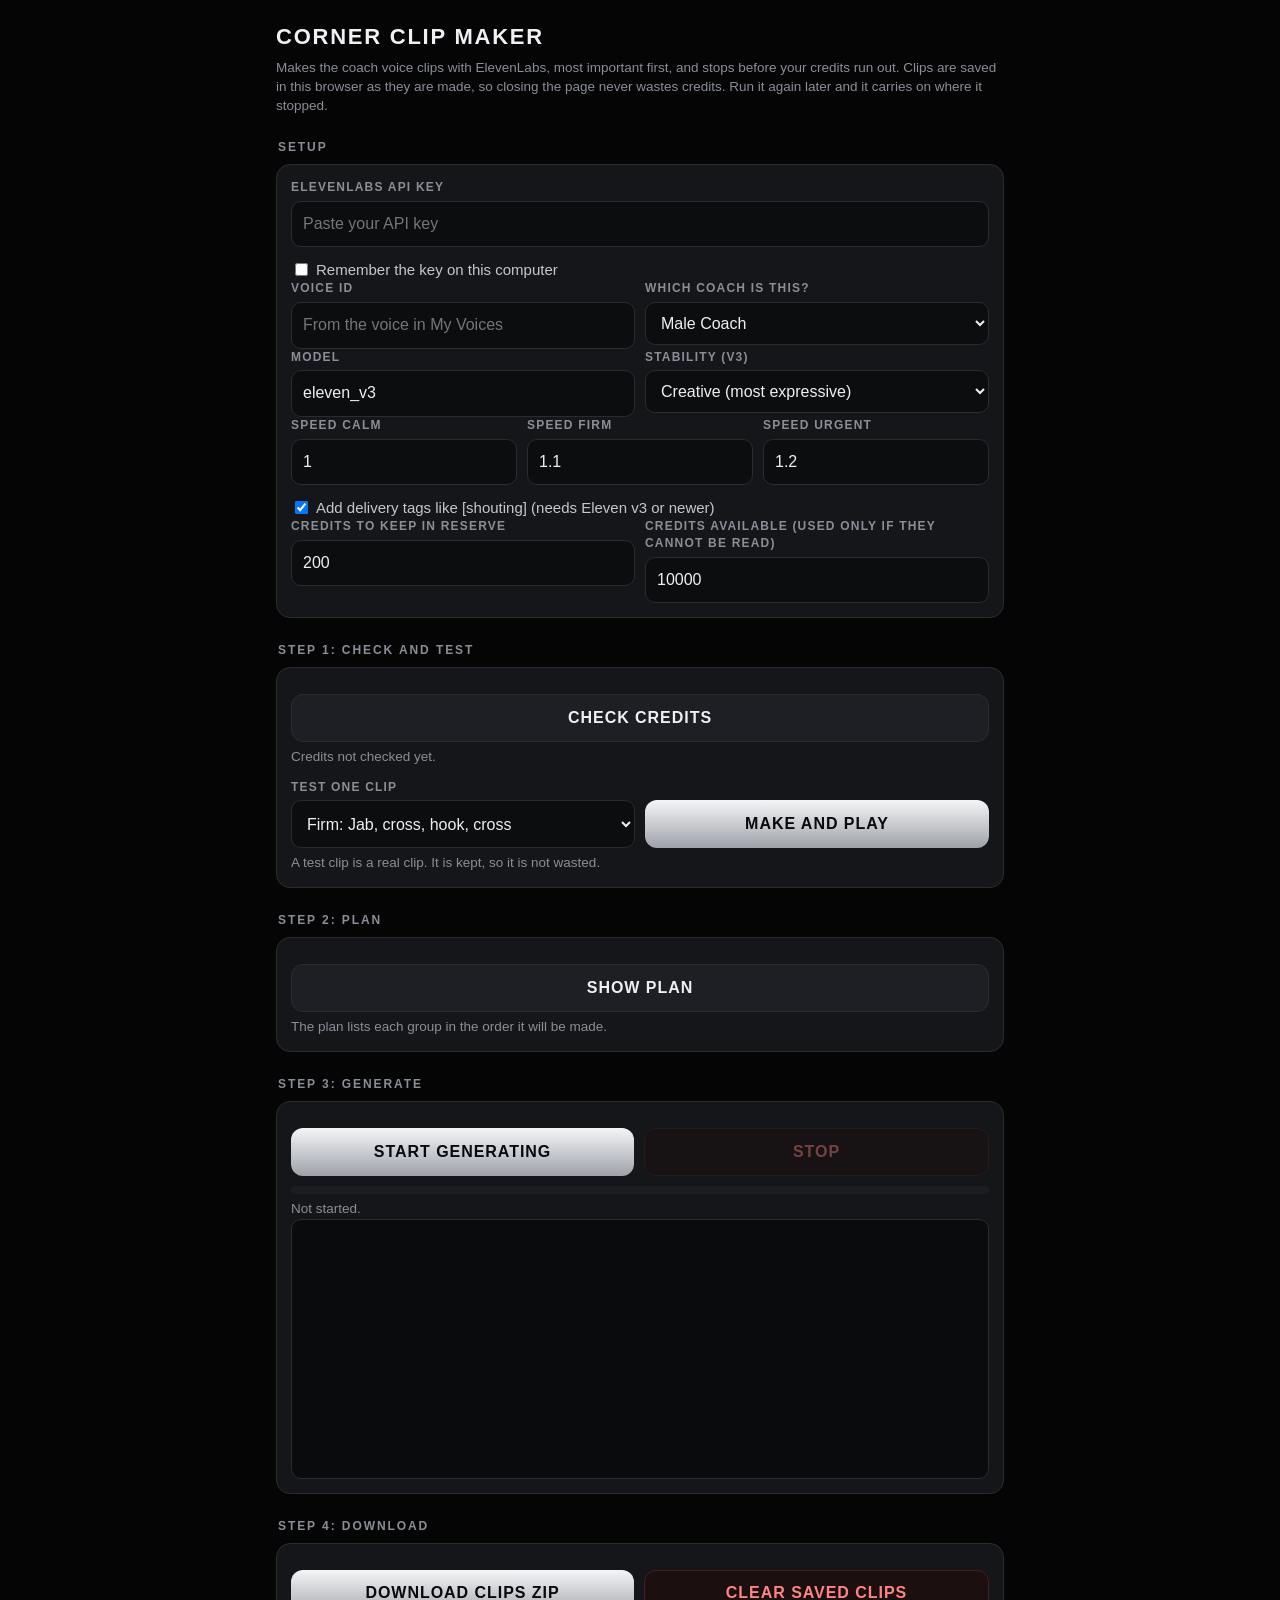
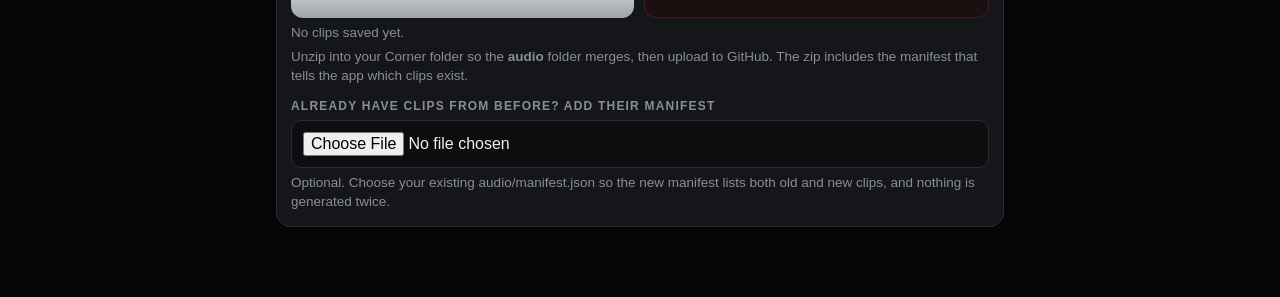
<file: tools/clip-maker.src.html>
<!doctype html>
<html lang="en">
<head>
<meta charset="utf-8">
<meta name="viewport" content="width=device-width, initial-scale=1">
<title>Corner Clip Maker</title>
<style>
:root { --bg:#050506; --card:#15161a; --card2:#1d1f24; --line:#2a2c32; --silver:#c4c8ce; --hi:#eef0f3; --mute:#8a8e97; --red:#ff5a5a; }
* { box-sizing: border-box; }
body { margin:0; background:var(--bg); color:var(--silver); font:16px/1.4 -apple-system, "Helvetica Neue", Arial, sans-serif; }
main { max-width: 760px; margin: 0 auto; padding: 22px 16px 60px; }
h1 { font-size: 22px; letter-spacing:.08em; text-transform:uppercase; color:var(--hi); margin:0 0 6px; }
h2 { font-size: 12px; letter-spacing:.16em; text-transform:uppercase; color:var(--mute); margin:24px 2px 8px; }
.card { background:var(--card); border:1px solid var(--line); border-radius:14px; padding:14px; margin-bottom:10px; }
label { display:block; font-size:12px; letter-spacing:.1em; text-transform:uppercase; color:var(--mute); margin:12px 0 5px; font-weight:700; }
label:first-child { margin-top:0; }
input, select { width:100%; background:#0c0d0f; color:var(--hi); border:1px solid var(--line); border-radius:10px; padding:11px; font:inherit; }
input[type=checkbox] { width:auto; margin-right:8px; }
.check { display:flex; align-items:center; margin-top:12px; color:var(--silver); font-size:15px; text-transform:none; letter-spacing:0; }
.grid3 { display:grid; grid-template-columns:1fr 1fr 1fr; gap:10px; }
.grid2 { display:grid; grid-template-columns:1fr 1fr; gap:10px; }
.note { color:var(--mute); font-size:13.5px; margin:6px 0 0; }
.btns { display:flex; flex-wrap:wrap; gap:10px; margin-top:12px; }
button { font:inherit; font-weight:800; letter-spacing:.06em; text-transform:uppercase; border:1px solid var(--line); background:var(--card2); color:var(--hi); border-radius:12px; min-height:48px; padding:0 16px; cursor:pointer; flex:1; min-width:140px; }
button.primary { background:linear-gradient(180deg,#f4f5f7,#9ea2a9); color:#08090a; border:0; }
button.danger { color:#ff8585; background:#1b0f10; border-color:#4a1d20; }
button:disabled { opacity:.4; cursor:not-allowed; }
.bar { height:8px; background:#1b1d21; border-radius:4px; overflow:hidden; margin:10px 0 4px; }
.bar i { display:block; height:100%; width:0; background:var(--silver); transition:width .2s; }
#log { background:#0a0b0d; border:1px solid var(--line); border-radius:10px; padding:10px; height:260px; overflow:auto; font:13px/1.45 ui-monospace, Menlo, monospace; white-space:pre-wrap; }
#log .err { color:var(--red); } #log .ok { color:#9fe3b0; }
table { width:100%; border-collapse:collapse; font-size:14px; }
td, th { text-align:left; padding:6px 4px; border-top:1px solid var(--line); vertical-align:top; }
th { color:var(--mute); font-size:12px; letter-spacing:.08em; text-transform:uppercase; border-top:0; }
.stat { color:var(--hi); font-weight:700; }
audio { width:100%; margin-top:10px; }
</style>
</head>
<body>
<main>
  <h1>Corner Clip Maker</h1>
  <p class="note">Makes the coach voice clips with ElevenLabs, most important first, and stops before your credits run out. Clips are saved in this browser as they are made, so closing the page never wastes credits. Run it again later and it carries on where it stopped.</p>

  <h2>Setup</h2>
  <div class="card">
    <label for="key">ElevenLabs API Key</label>
    <input id="key" type="password" autocomplete="off" placeholder="Paste your API key">
    <div class="check"><input type="checkbox" id="remember"><span>Remember the key on this computer</span></div>
    <div class="grid2">
      <div><label for="voiceId">Voice ID</label><input id="voiceId" placeholder="From the voice in My Voices"></div>
      <div><label for="folder">Which Coach Is This?</label>
        <select id="folder"><option value="m1">Male Coach</option><option value="f1">Female Coach</option></select></div>
    </div>
    <div class="grid2">
      <div><label for="model">Model</label><input id="model" value="eleven_v3"></div>
      <div><label for="stability">Stability (v3)</label>
        <select id="stability"><option value="0">Creative (most expressive)</option><option value="0.5">Natural</option><option value="1">Robust (most steady)</option></select></div>
    </div>
    <div class="grid3">
      <div><label for="spCalm">Speed Calm</label><input id="spCalm" type="number" step="0.05" min="0.7" max="1.2" value="1"></div>
      <div><label for="spFirm">Speed Firm</label><input id="spFirm" type="number" step="0.05" min="0.7" max="1.2" value="1.1"></div>
      <div><label for="spUrgent">Speed Urgent</label><input id="spUrgent" type="number" step="0.05" min="0.7" max="1.2" value="1.2"></div>
    </div>
    <div class="check"><input type="checkbox" id="tags" checked><span>Add delivery tags like [shouting] (needs Eleven v3 or newer)</span></div>
    <div class="grid2">
      <div><label for="reserve">Credits to Keep in Reserve</label><input id="reserve" type="number" value="200" min="0"></div>
      <div><label for="avail">Credits Available (used only if they cannot be read)</label><input id="avail" type="number" value="10000" min="0"></div>
    </div>
  </div>

  <h2>Step 1: Check and Test</h2>
  <div class="card">
    <div class="btns"><button id="btnCredits">Check Credits</button></div>
    <div id="credits" class="note">Credits not checked yet.</div>
    <label for="testPick">Test One Clip</label>
    <div class="grid2">
      <select id="testPick">
        <option value="firm|Jab, cross, hook, cross">Firm: Jab, cross, hook, cross</option>
        <option value="urgent|Jab, cross, hook, cross">Urgent: Jab, cross, hook, cross</option>
        <option value="firm|Hands up">Firm: Hands up</option>
        <option value="urgent|Empty the tank">Urgent: Empty the tank</option>
        <option value="calm|Recovery round. Your pace.">Calm: Recovery round. Your pace.</option>
        <option value="firm|Do not get sloppy">Firm: Do not get sloppy (needling)</option>
      </select>
      <button id="btnTest" class="primary">Make and Play</button>
    </div>
    <div id="testInfo" class="note">A test clip is a real clip. It is kept, so it is not wasted.</div>
    <audio id="player" controls hidden></audio>
  </div>

  <h2>Step 2: Plan</h2>
  <div class="card">
    <div class="btns"><button id="btnPlan">Show Plan</button></div>
    <div id="plan" class="note">The plan lists each group in the order it will be made.</div>
  </div>

  <h2>Step 3: Generate</h2>
  <div class="card">
    <div class="btns">
      <button id="btnStart" class="primary">Start Generating</button>
      <button id="btnStop" class="danger" disabled>Stop</button>
    </div>
    <div class="bar"><i id="barfill"></i></div>
    <div id="progress" class="note">Not started.</div>
    <div id="log" aria-live="polite"></div>
  </div>

  <h2>Step 4: Download</h2>
  <div class="card">
    <div class="btns">
      <button id="btnZip" class="primary">Download Clips Zip</button>
      <button id="btnClear" class="danger">Clear Saved Clips</button>
    </div>
    <div id="saved" class="note">No clips saved yet.</div>
    <p class="note">Unzip into your Corner folder so the <b>audio</b> folder merges, then upload to GitHub. The zip includes the manifest that tells the app which clips exist.</p>
    <label for="oldManifest">Already Have Clips From Before? Add Their Manifest</label>
    <input id="oldManifest" type="file" accept=".json">
    <p class="note">Optional. Choose your existing audio/manifest.json so the new manifest lists both old and new clips, and nothing is generated twice.</p>
  </div>
</main>

<script src="../data.js"></script>
<script src="../coach.js"></script>
<script src="clipjobs.js"></script>
<script>
(function () {
  'use strict';
  var J = window.CornerClipJobs, D = window.CornerData;
  var API = new URLSearchParams(location.search).get('api') || 'https://api.elevenlabs.io';
  var $ = function (id) { return document.getElementById(id); };
  var stopFlag = false, running = false, speedLevel = 0, rate = 1, creditInfo = null;
  var mem = {};          // key -> { blob, say, chars }
  var oldKeys = {};      // keys from a manifest the user loaded

  // ---- settings persistence (key only if asked) ----
  function save() {
    try {
      var s = { voiceId: $('voiceId').value, folder: $('folder').value, model: $('model').value, stability: $('stability').value,
        spCalm: $('spCalm').value, spFirm: $('spFirm').value, spUrgent: $('spUrgent').value, tags: $('tags').checked,
        reserve: $('reserve').value, avail: $('avail').value, remember: $('remember').checked };
      localStorage.setItem('cornerClipMaker', JSON.stringify(s));
      if ($('remember').checked) localStorage.setItem('cornerClipKey', $('key').value); else localStorage.removeItem('cornerClipKey');
    } catch (e) {}
  }
  function load() {
    try {
      var s = JSON.parse(localStorage.getItem('cornerClipMaker') || '{}');
      Object.keys(s).forEach(function (k) { var el = $(k); if (!el) return; if (el.type === 'checkbox') el.checked = !!s[k]; else el.value = s[k]; });
      var k = localStorage.getItem('cornerClipKey'); if (k) $('key').value = k;
    } catch (e) {}
  }
  load();
  Array.prototype.forEach.call(document.querySelectorAll('input,select'), function (el) { el.addEventListener('change', save); });

  function cfg() {
    return { model: $('model').value.trim() || 'eleven_v3', stability: parseFloat($('stability').value),
      speed: { calm: +$('spCalm').value, firm: +$('spFirm').value, urgent: +$('spUrgent').value } };
  }
  function jobs() { return J.buildJobs({ tags: $('tags').checked }); }
  function keyOf(j) { return $('folder').value + '/' + j.style + '/' + j.slug; }

  function log(msg, cls) {
    var l = $('log'), d = document.createElement('div');
    if (cls) d.className = cls; d.textContent = msg; l.appendChild(d); l.scrollTop = l.scrollHeight;
  }

  // ---- IndexedDB (falls back to memory) ----
  var dbp = null;
  function db() {
    if (dbp) return dbp;
    dbp = new Promise(function (res) {
      try {
        var r = indexedDB.open('cornerClips', 1);
        r.onupgradeneeded = function () { r.result.createObjectStore('clips', { keyPath: 'key' }); };
        r.onsuccess = function () { res(r.result); };
        r.onerror = function () { res(null); };
      } catch (e) { res(null); }
    });
    return dbp;
  }
  function idbPut(rec) {
    mem[rec.key] = rec;
    return db().then(function (d) { return new Promise(function (res) { if (!d) return res(); var t = d.transaction('clips', 'readwrite'); t.objectStore('clips').put(rec); t.oncomplete = res; t.onerror = res; }); });
  }
  function idbLoad() {
    return db().then(function (d) { return new Promise(function (res) {
      if (!d) return res();
      var q = d.transaction('clips').objectStore('clips').getAll();
      q.onsuccess = function () { q.result.forEach(function (r) { mem[r.key] = r; }); res(); };
      q.onerror = res;
    }); });
  }
  function idbClear() {
    mem = {};
    return db().then(function (d) { return new Promise(function (res) { if (!d) return res(); var t = d.transaction('clips', 'readwrite'); t.objectStore('clips').clear(); t.oncomplete = res; t.onerror = res; }); });
  }
  function have(key) { return !!mem[key] || !!oldKeys[key]; }
  function refreshSaved() {
    var n = Object.keys(mem).length;
    $('saved').textContent = n ? n + ' clips saved in this browser' + (Object.keys(oldKeys).length ? ' (plus ' + Object.keys(oldKeys).length + ' from your old manifest).' : '.') : 'No clips saved yet.';
  }

  // ---- API ----
  function headers() { return { 'xi-api-key': $('key').value.trim(), 'Content-Type': 'application/json', 'Accept': 'audio/mpeg' }; }
  function sleep(ms) { return new Promise(function (r) { setTimeout(r, ms); }); }

  function readCredits() {
    return fetch(API + '/v1/user/subscription', { headers: { 'xi-api-key': $('key').value.trim() } }).then(function (r) {
      if (!r.ok) throw new Error(r.status);
      return r.json();
    }).then(function (j) {
      creditInfo = { used: j.character_count, limit: j.character_limit, reset: j.next_character_count_reset_unix };
      return creditInfo;
    }).catch(function () { creditInfo = null; return null; });
  }
  function remaining() {
    if (creditInfo) return creditInfo.limit - creditInfo.used;
    return (+$('avail').value || 0) - localSpent;
  }
  var localSpent = 0;
  function showCredits() {
    var c = $('credits');
    if (creditInfo) {
      var when = creditInfo.reset ? new Date(creditInfo.reset * 1000).toLocaleDateString() : 'unknown';
      c.innerHTML = 'Used <span class="stat">' + creditInfo.used + '</span> of <span class="stat">' + creditInfo.limit + '</span>. Remaining <span class="stat">' + (creditInfo.limit - creditInfo.used) + '</span>. Resets ' + when + '.';
    } else {
      c.textContent = 'Could not read credits from your account. Counting locally against ' + $('avail').value + ' credits instead.';
    }
  }

  // One request, with fallbacks if the model rejects a voice setting.
  async function tts(job) {
    var c = cfg(), voice = $('voiceId').value.trim();
    var url = API + '/v1/text-to-speech/' + encodeURIComponent(voice) + '?output_format=mp3_44100_128';
    for (var tries = 0; tries < 6; tries++) {
      var res = await fetch(url, { method: 'POST', headers: headers(), body: JSON.stringify(J.requestBody(job, c, speedLevel)) });
      if (res.ok) return await res.blob();
      var text = ''; try { text = await res.text(); } catch (e) {}
      if (res.status === 401) throw Object.assign(new Error('The API key was rejected (401). ' + text.slice(0, 200)), { fatal: true });
      if (res.status === 429 || res.status >= 500) { log('Busy (' + res.status + '). Waiting 5 seconds.'); await sleep(5000); continue; }
      if ((res.status === 400 || res.status === 422) && speedLevel < 2 && /voice_settings|speed|stability|setting/i.test(text)) {
        speedLevel++; log('The model rejected a voice setting. Retrying ' + (speedLevel === 1 ? 'without speed' : 'with default voice settings') + '.', 'err'); continue;
      }
      var fatal = res.status === 402 || /quota|credit|limit|not available for free|paid/i.test(text);
      throw Object.assign(new Error(res.status + ' ' + text.slice(0, 300)), { fatal: fatal });
    }
    throw new Error('Gave up after repeated retries.');
  }

  function need() {
    if (!$('key').value.trim()) { alert('Paste your ElevenLabs API key first.'); return false; }
    if (!$('voiceId').value.trim()) { alert('Enter the Voice ID first.'); return false; }
    return true;
  }

  // ---- buttons ----
  $('btnCredits').onclick = function () { save(); if (!$('key').value.trim()) return alert('Paste your ElevenLabs API key first.'); readCredits().then(showCredits); };

  $('btnTest').onclick = async function () {
    if (!need()) return; save();
    var parts = $('testPick').value.split('|'), style = parts[0], text = parts[1];
    var job = jobs().filter(function (j) { return j.style === style && j.original === text; })[0];
    if (!job) { $('testInfo').textContent = 'That phrase has no clip in the plan for this style.'; return; }
    $('btnTest').disabled = true; $('testInfo').textContent = 'Making clip...';
    try {
      await readCredits();
      var before = creditInfo ? creditInfo.used : null;
      var blob = await tts(job);
      await idbPut({ key: keyOf(job), blob: blob, say: job.say, chars: job.chars });
      var after = null;
      if (before !== null) { await readCredits(); after = creditInfo ? creditInfo.used : null; }
      var cost = (before !== null && after !== null) ? after - before : null;
      if (cost && job.chars) rate = cost / job.chars;
      $('testInfo').textContent = 'Sent: ' + job.say + '   |   ' + job.chars + ' characters' + (cost !== null ? ', cost ' + cost + ' credits (' + rate.toFixed(2) + ' per character)' : '');
      var p = $('player'); p.hidden = false; p.src = URL.createObjectURL(blob); p.play().catch(function () {});
      showCredits(); refreshSaved();
    } catch (e) { $('testInfo').textContent = 'Failed: ' + e.message; }
    $('btnTest').disabled = false;
  };

  $('btnPlan').onclick = async function () {
    save();
    var all = jobs(), todo = all.filter(function (j) { return !have(keyOf(j)); });
    if ($('key').value.trim()) { await readCredits(); showCredits(); }
    var rem = remaining(), cum = 0, rows = '';
    var byTier = {};
    todo.forEach(function (j) { var t = byTier[j.tier] = byTier[j.tier] || { name: j.tierName, n: 0, c: 0 }; t.n++; t.c += j.chars; });
    Object.keys(byTier).forEach(function (k) {
      var t = byTier[k]; cum += t.c * rate;
      rows += '<tr><td>' + k + '</td><td>' + t.name + '</td><td>' + t.n + '</td><td>' + Math.round(t.c * rate) + '</td><td>' + (cum <= rem - (+$('reserve').value) ? 'Fits' : 'Over') + '</td></tr>';
    });
    $('plan').innerHTML = '<p class="note">' + all.length + ' clips in total, ' + todo.length + ' still to make. Credits remaining: <span class="stat">' + rem + '</span>.</p>' +
      '<table><tr><th>#</th><th>Group</th><th>Clips</th><th>Credits</th><th>Cumulative</th></tr>' + rows + '</table>' +
      '<p class="note">Groups run top to bottom. It stops cleanly when the next clip would dip into your reserve.</p>';
  };

  $('btnStart').onclick = async function () {
    if (running) return; if (!need()) return; save();
    running = true; stopFlag = false; $('btnStart').disabled = true; $('btnStop').disabled = false;
    localSpent = 0;
    await readCredits(); showCredits();
    var all = jobs(), todo = all.filter(function (j) { return !have(keyOf(j)); });
    log('Starting. ' + todo.length + ' clips to make, ' + remaining() + ' credits available.');
    var done = 0, reserve = +$('reserve').value || 0, sinceCheck = 0, reason = '';
    for (var i = 0; i < todo.length; i++) {
      if (stopFlag) { reason = 'Stopped by you.'; break; }
      var j = todo[i], cost = Math.ceil(j.chars * rate);
      if (remaining() - cost < reserve) { reason = 'Stopped before running out of credits (' + remaining() + ' left, reserve ' + reserve + '). Next up was group ' + j.tier + ': ' + j.tierName + '.'; break; }
      try {
        var blob = await tts(j);
        await idbPut({ key: keyOf(j), blob: blob, say: j.say, chars: j.chars });
        localSpent += cost; if (creditInfo) creditInfo.used += cost;
        done++; sinceCheck++;
        log('Made ' + keyOf(j) + '   ' + j.say, 'ok');
        if (sinceCheck >= 10) { sinceCheck = 0; var before = creditInfo ? creditInfo.used : 0; var ok = await readCredits(); if (ok) showCredits(); }
      } catch (e) {
        log('Error on "' + j.original + '": ' + e.message, 'err');
        if (e.fatal) { reason = 'Stopped: ' + e.message; break; }
      }
      $('barfill').style.width = ((i + 1) / todo.length * 100) + '%';
      $('progress').textContent = done + ' made this run. ' + (todo.length - i - 1) + ' left in the plan.';
      refreshSaved();
      await sleep(150);
    }
    if (!reason) reason = 'All clips in the plan are made.';
    log(reason, reason.indexOf('All clips') === 0 ? 'ok' : 'err');
    $('progress').textContent = done + ' clips made this run. ' + reason;
    await readCredits(); showCredits(); refreshSaved();
    running = false; $('btnStart').disabled = false; $('btnStop').disabled = true;
  };
  $('btnStop').onclick = function () { stopFlag = true; $('btnStop').disabled = true; };

  $('oldManifest').onchange = function (e) {
    var f = e.target.files[0]; if (!f) return;
    f.text().then(function (t) {
      var j = JSON.parse(t); oldKeys = {};
      (j.clips || []).forEach(function (k) { oldKeys[k] = 1; });
      log('Loaded ' + Object.keys(oldKeys).length + ' clip names from your manifest.'); refreshSaved();
    }).catch(function () { log('That file is not a valid manifest.', 'err'); });
  };

  // ---- zip (store only; mp3 is already compressed) ----
  var CRC = (function () { var t = []; for (var n = 0; n < 256; n++) { var c = n; for (var k = 0; k < 8; k++) c = c & 1 ? 0xEDB88320 ^ (c >>> 1) : c >>> 1; t[n] = c >>> 0; } return t; })();
  function crc32(u8) { var c = 0xFFFFFFFF; for (var i = 0; i < u8.length; i++) c = CRC[(c ^ u8[i]) & 255] ^ (c >>> 8); return (c ^ 0xFFFFFFFF) >>> 0; }
  function zip(files) {
    var enc = new TextEncoder(), chunks = [], central = [], offset = 0;
    function u16(v) { return [v & 255, (v >>> 8) & 255]; }
    function u32(v) { return [v & 255, (v >>> 8) & 255, (v >>> 16) & 255, (v >>> 24) & 255]; }
    files.forEach(function (f) {
      var name = enc.encode(f.name), crc = crc32(f.data), size = f.data.length;
      var head = new Uint8Array([0x50, 0x4b, 3, 4].concat(u16(20), u16(0x0800), u16(0), u16(0), u16(0x21), u32(crc), u32(size), u32(size), u16(name.length), u16(0)));
      chunks.push(head, name, f.data);
      central.push({ name: name, crc: crc, size: size, offset: offset });
      offset += head.length + name.length + size;
    });
    var cdStart = offset;
    central.forEach(function (c) {
      var h = new Uint8Array([0x50, 0x4b, 1, 2].concat(u16(20), u16(20), u16(0x0800), u16(0), u16(0), u16(0x21), u32(c.crc), u32(c.size), u32(c.size), u16(c.name.length), u16(0), u16(0), u16(0), u16(0), u32(0), u32(c.offset)));
      chunks.push(h, c.name); offset += h.length + c.name.length;
    });
    var end = new Uint8Array([0x50, 0x4b, 5, 6].concat(u16(0), u16(0), u16(central.length), u16(central.length), u32(offset - cdStart), u32(cdStart), u16(0)));
    chunks.push(end);
    return new Blob(chunks, { type: 'application/zip' });
  }

  $('btnZip').onclick = async function () {
    var keys = Object.keys(mem);
    if (!keys.length) return alert('No clips saved yet.');
    var files = [];
    for (var i = 0; i < keys.length; i++) files.push({ name: 'audio/' + keys[i] + '.mp3', data: new Uint8Array(await mem[keys[i]].blob.arrayBuffer()) });
    var all = {}; keys.forEach(function (k) { all[k] = 1; }); Object.keys(oldKeys).forEach(function (k) { all[k] = 1; });
    files.push({ name: 'audio/manifest.json', data: new TextEncoder().encode(JSON.stringify({ clips: Object.keys(all).sort() }, null, 1)) });
    var a = document.createElement('a'); a.href = URL.createObjectURL(zip(files)); a.download = 'corner-clips.zip'; document.body.appendChild(a); a.click(); a.remove();
    log('Zip ready with ' + keys.length + ' clips and a manifest listing ' + Object.keys(all).length + '.', 'ok');
  };

  $('btnClear').onclick = async function () {
    if (!confirm('Delete all clips saved in this browser? Download the zip first if you want to keep them.')) return;
    await idbClear(); refreshSaved(); log('Saved clips cleared.');
  };

  idbLoad().then(refreshSaved);
  window.__clipmaker = { mem: function () { return mem; } };
})();
</script>
</body>
</html>
</file>
<file: styles.css>
/* Corner: dark neutral palette (black, graphite, silver) with red reserved for the timer. */
:root {
  --bg: #050506;
  --panel: #0c0d0f;
  --card: #15161a;
  --card2: #1d1f24;
  --line: #2a2c32;
  --silver: #c4c8ce;
  --silver-hi: #eef0f3;
  --mute: #8a8e97;
  --red: #ff2b2b;
  --timer: #ff2b2b;
  --pad: 16px;
  --tabh: 62px;
  --sat: env(safe-area-inset-top, 0px);
  --sab: env(safe-area-inset-bottom, 0px);
}
* { box-sizing: border-box; -webkit-tap-highlight-color: transparent; }
html, body { margin: 0; background: var(--bg); color: var(--silver); }
body {
  font-family: -apple-system, "SF Pro Text", "Helvetica Neue", Arial, sans-serif;
  font-size: 16px; line-height: 1.35; overscroll-behavior: none;
  -webkit-user-select: none; user-select: none; -webkit-touch-callout: none;
}
input, textarea, select { -webkit-user-select: text; user-select: text; }
button { font: inherit; color: inherit; cursor: pointer; border: 0; background: none; padding: 0; touch-action: manipulation; }
.hidden { display: none !important; }
[hidden] { display: none !important; }

/* Header */
.top {
  position: fixed; top: 0; left: 0; right: 0; z-index: 20;
  padding: calc(var(--sat) + 10px) var(--pad) 10px;
  display: flex; align-items: center; gap: 10px;
  background: linear-gradient(180deg, #111215, #08090a);
  border-bottom: 1px solid var(--line);
}
.logo { width: 30px; height: 30px; border-radius: 8px; box-shadow: 0 1px 6px rgba(0,0,0,.7), 0 0 0 1px #3a3d44; flex: none; }
.top h1 {
  margin: 0; font-size: 17px; font-weight: 800; letter-spacing: .09em; text-transform: uppercase; color: var(--silver-hi);
  white-space: nowrap; overflow: hidden; text-overflow: ellipsis;
}

/* Layout */
main { padding: calc(var(--sat) + 62px) var(--pad) calc(var(--tabh) + var(--sab) + 24px); max-width: 640px; margin: 0 auto; }
h2.sec { font-size: 12px; letter-spacing: .16em; text-transform: uppercase; color: var(--mute); margin: 22px 2px 8px; font-weight: 700; }
.card { background: var(--card); border: 1px solid var(--line); border-radius: 14px; padding: 14px; margin-bottom: 10px; }
.card.tap { width: 100%; text-align: left; display: block; }
.card.sel { border-color: var(--silver); box-shadow: inset 0 0 0 1px var(--silver); background: var(--card2); }
.muted { color: var(--mute); }
.small { font-size: 13px; }
.title { color: var(--silver-hi); font-weight: 700; font-size: 17px; }
.meta { color: var(--mute); font-size: 13px; margin-top: 3px; }

/* Tab bar */
.tabs {
  position: fixed; left: 0; right: 0; bottom: 0; z-index: 20; display: flex;
  padding-bottom: var(--sab); background: #0a0a0c; border-top: 1px solid var(--line);
}
.tabs button { flex: 1; height: var(--tabh); display: flex; flex-direction: column; align-items: center; justify-content: center; gap: 3px; color: var(--mute); font-size: 11px; letter-spacing: .08em; text-transform: uppercase; font-weight: 700; }
.tabs svg { width: 24px; height: 24px; fill: none; stroke: currentColor; stroke-width: 1.8; stroke-linecap: round; stroke-linejoin: round; }
.tabs button.on { color: var(--silver-hi); }

/* Buttons */
.btn {
  width: 100%; min-height: 52px; border-radius: 12px; padding: 0 16px; font-weight: 800; letter-spacing: .08em; text-transform: uppercase; font-size: 15px;
  display: flex; align-items: center; justify-content: center; text-align: center; margin: 0;
}
.btn.primary { background: linear-gradient(180deg, #f4f5f7 0%, #b4b8bf 55%, #8f939b 100%); color: #08090a; box-shadow: 0 2px 0 #4a4d54, 0 6px 16px rgba(0,0,0,.5); }
.btn.primary:active { transform: translateY(1px); }
.btn.ghost { background: var(--card2); border: 1px solid var(--line); color: var(--silver-hi); }
.btn.danger { background: #2a1214; border: 1px solid #5c1f23; color: #ff7b7b; }
.btn.big { min-height: 64px; font-size: 18px; }
.btn.slim { min-height: 44px; font-size: 13px; }
.btnrow { display: flex; gap: 10px; margin-top: 12px; }
.btnrow .btn { flex: 1; }
.stack > * + * { margin-top: 10px; }

/* Forms */
.row { display: flex; align-items: center; justify-content: space-between; gap: 12px; padding: 11px 0; border-top: 1px solid var(--line); }
.row:first-child { border-top: 0; padding-top: 2px; }
.row.col { flex-direction: column; align-items: stretch; gap: 8px; }
.lab { color: var(--silver-hi); font-weight: 600; }
.lab small { display: block; color: var(--mute); font-weight: 400; font-size: 12.5px; margin-top: 2px; }
input[type=text], textarea, select {
  width: 100%; background: #0c0d0f; color: var(--silver-hi); border: 1px solid var(--line); border-radius: 10px; padding: 12px; font: inherit; font-size: 16px; appearance: none; -webkit-appearance: none;
}
textarea { min-height: 84px; resize: vertical; }
select { background-image: linear-gradient(45deg, transparent 50%, #8a8e97 50%), linear-gradient(135deg, #8a8e97 50%, transparent 50%); background-position: calc(100% - 20px) 50%, calc(100% - 14px) 50%; background-size: 6px 6px; background-repeat: no-repeat; padding-right: 36px; }
input:focus, textarea:focus, select:focus { outline: 1px solid var(--silver); }
input[type=range] { width: 100%; accent-color: #c4c8ce; height: 32px; }
.seg { display: flex; background: #0c0d0f; border: 1px solid var(--line); border-radius: 10px; padding: 3px; gap: 3px; width: 100%; }
.seg button { flex: 1; min-height: 40px; border-radius: 8px; font-size: 14px; font-weight: 600; color: var(--mute); padding: 0 4px; }
.seg button.on { background: linear-gradient(180deg, #e9ebee, #a7abb2); color: #08090a; }
.step { display: flex; align-items: center; gap: 4px; }
.step button { width: 44px; height: 44px; border-radius: 10px; background: var(--card2); border: 1px solid var(--line); font-size: 22px; color: var(--silver-hi); }
.step .val { min-width: 74px; text-align: center; font-weight: 800; color: var(--silver-hi); font-size: 18px; font-variant-numeric: tabular-nums; }
.sw { width: 52px; height: 30px; border-radius: 15px; background: #2a2c32; position: relative; flex: none; transition: background .15s; }
.sw::after { content: ""; position: absolute; top: 3px; left: 3px; width: 24px; height: 24px; border-radius: 12px; background: #8a8e97; transition: transform .15s, background .15s; }
.sw.on { background: #6e737c; }
.sw.on::after { transform: translateX(22px); background: #f1f2f4; }
.chips { display: flex; gap: 8px; overflow-x: auto; padding: 2px 0 6px; scrollbar-width: none; margin: 0 -2px; }
.chips::-webkit-scrollbar { display: none; }
.chip { flex: none; min-height: 38px; padding: 0 14px; border-radius: 19px; background: var(--card2); border: 1px solid var(--line); font-size: 14px; font-weight: 600; color: var(--silver); white-space: nowrap; }
.chip.on { background: var(--silver-hi); color: #08090a; border-color: var(--silver-hi); }
.rounds-grid { display: grid; grid-template-columns: repeat(6, 1fr); gap: 8px; }
.rounds-grid button { height: 44px; border-radius: 10px; background: var(--card2); border: 1px solid var(--line); font-weight: 700; }
.rounds-grid button.on { background: var(--silver-hi); color: #08090a; }
.voices { display: grid; grid-template-columns: 1fr 1fr; gap: 8px; }
.voice { text-align: left; padding: 11px; border-radius: 12px; background: var(--card2); border: 1px solid var(--line); }
.voice.on { border-color: var(--silver-hi); box-shadow: inset 0 0 0 1px var(--silver-hi); }
.voice b { color: var(--silver-hi); display: block; }
.voice span { font-size: 12.5px; color: var(--mute); display: block; margin-top: 2px; }
.voice em { font-style: normal; font-size: 11px; letter-spacing: .1em; text-transform: uppercase; color: var(--mute); }
.badge { display: inline-block; font-size: 11px; letter-spacing: .08em; text-transform: uppercase; padding: 2px 7px; border-radius: 6px; background: #23252b; color: var(--silver); margin-right: 6px; font-weight: 700; }
.badge.red { background: #3a1417; color: #ff8d8d; }

/* Prompt rows */
.prow { display: flex; align-items: stretch; gap: 8px; margin-bottom: 8px; }
.prow .main { flex: 1; text-align: left; background: var(--card); border: 1px solid var(--line); border-radius: 12px; padding: 11px 12px; min-width: 0; }
.prow .main.off { opacity: .45; }
.prow .main .t { color: var(--silver-hi); font-weight: 600; }
.prow .swwrap { display: flex; align-items: center; padding: 0 4px; }

/* Sheets */
#sheet-root { position: relative; z-index: 80; }
.sheet-back { position: fixed; inset: 0; background: rgba(0,0,0,.6); display: flex; align-items: flex-end; justify-content: center; opacity: 0; transition: opacity .18s; }
.sheet-back.in { opacity: 1; }
.sheet { width: 100%; max-width: 640px; max-height: 88vh; overflow-y: auto; background: #131418; border: 1px solid var(--line); border-radius: 18px 18px 0 0; padding: 18px var(--pad) calc(var(--sab) + 18px); transform: translateY(30px); transition: transform .2s; }
.sheet-back.in .sheet { transform: none; }
.sheet h3 { margin: 0 0 6px; color: var(--silver-hi); font-size: 19px; letter-spacing: .04em; text-transform: uppercase; }
.sheet p { margin: 0 0 6px; color: var(--silver); }
.field { margin-top: 12px; }
.field > label { display: block; font-size: 12px; letter-spacing: .12em; text-transform: uppercase; color: var(--mute); margin-bottom: 6px; font-weight: 700; }
.statgrid { display: grid; grid-template-columns: 1fr 1fr; gap: 10px; margin: 14px 0 4px; }
.stat { background: var(--card); border: 1px solid var(--line); border-radius: 12px; padding: 12px; text-align: center; }
.stat b { display: block; font-size: 26px; color: var(--silver-hi); font-variant-numeric: tabular-nums; }
.stat span { font-size: 12px; letter-spacing: .1em; text-transform: uppercase; color: var(--mute); }

/* Full screen overlays (editor, plan) */
.screen { position: fixed; inset: 0; z-index: 40; background: var(--bg); overflow-y: auto; padding: calc(var(--sat) + 14px) var(--pad) calc(var(--sab) + 40px); }
.screen .inner { max-width: 640px; margin: 0 auto; }
.screen h2.page { margin: 4px 0 4px; font-size: 22px; letter-spacing: .06em; text-transform: uppercase; color: var(--silver-hi); }
.planrow { display: flex; justify-content: space-between; gap: 10px; padding: 9px 0; border-top: 1px solid var(--line); }
.planrow:first-child { border-top: 0; }
.planrow .t { color: var(--silver-hi); font-weight: 600; }

#toast { position: fixed; left: 50%; top: calc(var(--sat) + 70px); transform: translate(-50%, -14px); background: #e9ebee; color: #08090a; padding: 11px 18px; border-radius: 22px; font-weight: 700; opacity: 0; pointer-events: none; transition: opacity .2s, transform .2s; z-index: 100; max-width: 90vw; text-align: center; }
#toast.show { opacity: 1; transform: translate(-50%, 0); }

/* Workout screen */
.wo { position: fixed; inset: 0; z-index: 60; background: #000; display: flex; flex-direction: column; padding: calc(var(--sat) + 12px) var(--pad) calc(var(--sab) + 14px); }
.wo-top { text-align: center; }
.wo-prog { font-size: 13px; letter-spacing: .18em; text-transform: uppercase; color: var(--mute); }
.wo-round { font-size: clamp(22px, 7vw, 34px); font-weight: 800; letter-spacing: .12em; text-transform: uppercase; color: var(--silver-hi); margin-top: 4px; }
.wo-dots { display: flex; gap: 5px; justify-content: center; margin-top: 10px; flex-wrap: wrap; }
.wo-dots i { width: 22px; height: 6px; border-radius: 3px; background: #26282d; display: block; }
.wo-dots i.done { background: var(--silver); }
.wo-dots i.cur { background: var(--silver-hi); box-shadow: 0 0 8px rgba(255,255,255,.5); }
.wo-dots i.rec { background: transparent; border: 1px dashed #6b6f77; height: 6px; }
.wo-dots i.rec.done { border-color: var(--silver); background: rgba(196,200,206,.35); }
.wo-dots i.rec.cur { border-color: var(--silver-hi); background: rgba(255,255,255,.4); }
.wo-mid { flex: 1; display: flex; flex-direction: column; align-items: center; justify-content: center; text-align: center; min-height: 0; }
.wo-phase { font-size: clamp(15px, 4.4vw, 22px); font-weight: 800; letter-spacing: .26em; text-transform: uppercase; color: var(--silver); }
.wo-time {
  font-size: min(31vw, 27vh); font-weight: 800; line-height: 1; margin: 8px 0 6px; color: var(--timer);
  font-variant-numeric: tabular-nums; font-feature-settings: "tnum"; letter-spacing: -.01em; text-shadow: 0 0 44px rgba(255,43,43,.28);
}
body.tsize-xl .wo-time { font-size: min(36vw, 31vh); }
.wo.is-rest .wo-time, .wo.is-ready .wo-time { color: #e9ebee; text-shadow: 0 0 30px rgba(255,255,255,.12); }
.wo-bar { width: min(88vw, 520px); height: 6px; background: #1b1d21; border-radius: 3px; overflow: hidden; }
.wo-bar i { display: block; height: 100%; width: 0; background: var(--silver); }
.wo-call { margin-top: 22px; min-height: 4.2em; max-width: 94vw; font-size: clamp(26px, 8.4vw, 56px); font-weight: 800; line-height: 1.08; text-transform: uppercase; letter-spacing: .02em; color: var(--silver-hi); transition: opacity .25s; }
.wo-call.urgent { color: #fff; text-shadow: 0 0 22px rgba(255,255,255,.35); }
.wo-call.calm { color: var(--silver); }
.wo.is-paused .wo-phase { color: var(--silver-hi); animation: blink 1.1s infinite; }
.wo.warn { animation: warnpulse 1s ease-in-out infinite; }
.wo.warn .wo-time { animation: timerpulse 1s ease-in-out infinite; }
@keyframes warnpulse { 0%, 100% { background: #000; } 50% { background: #1d0505; } }
@keyframes timerpulse { 0%, 100% { transform: scale(1); } 50% { transform: scale(1.035); } }
@keyframes blink { 50% { opacity: .35; } }
.wo-bot { display: flex; flex-direction: column; gap: 10px; }
.wo-btn { min-height: 54px; border-radius: 12px; font-weight: 800; letter-spacing: .1em; text-transform: uppercase; background: #17181c; border: 1px solid #2d3036; color: var(--silver-hi); flex: 1; font-size: 14px; }
.wo-btn.big { min-height: 72px; font-size: 22px; background: linear-gradient(180deg, #eceef1, #9ea2a9); color: #08090a; border: 0; }
.wo-btn.danger { color: #ff8585; border-color: #4a1d20; background: #1b0f10; }
.wo-row { display: flex; gap: 10px; }
.wo-note { text-align: center; font-size: 12px; color: #5f636b; min-height: 1.3em; }

/* Launch animation: ring ropes draw in, then fade. Tap to skip. */
#launch { position: fixed; inset: 0; z-index: 200; display: flex; align-items: center; justify-content: center; background: rgba(5,5,6,.55); backdrop-filter: blur(3px); -webkit-backdrop-filter: blur(3px); animation: lfade .3s ease 1.3s forwards; }
#launch.gone { display: none; }
#launch .post { fill: #a8acb3; }
#launch .rope { transform-box: fill-box; transform-origin: left center; transform: scaleX(0); animation: draw .25s ease-out forwards; }
#launch .r1 { fill: #d4d7dc; animation-delay: .1s; }
#launch .r2 { fill: #ff2b2b; animation-delay: .25s; }
#launch .r3 { fill: #d4d7dc; animation-delay: .4s; }
@keyframes draw { to { transform: scaleX(1); } }
@keyframes lfade { to { opacity: 0; visibility: hidden; } }
@media (prefers-reduced-motion: reduce) { #launch { display: none; } .wo.warn, .wo.warn .wo-time, .wo.is-paused .wo-phase { animation: none; } }

@media (orientation: landscape) and (max-height: 520px) {
  .wo-prog { display: none; }
  .wo-round { font-size: 20px; margin-top: 0; }
  .wo-dots { margin-top: 6px; }
  .wo-phase { font-size: 15px; }
  .wo-time, body.tsize-xl .wo-time { font-size: min(20vw, 30vh); margin: 2px 0; }
  .wo-call { margin-top: 8px; min-height: 1.2em; font-size: clamp(20px, 5vw, 34px); }
  .wo-bot { flex-direction: row; }
  .wo-bot .wo-btn.big { min-height: 54px; font-size: 18px; flex: 2; }
  .wo-bot .wo-row { flex: 2; }
  .wo-note { display: none; }
}
</file>
